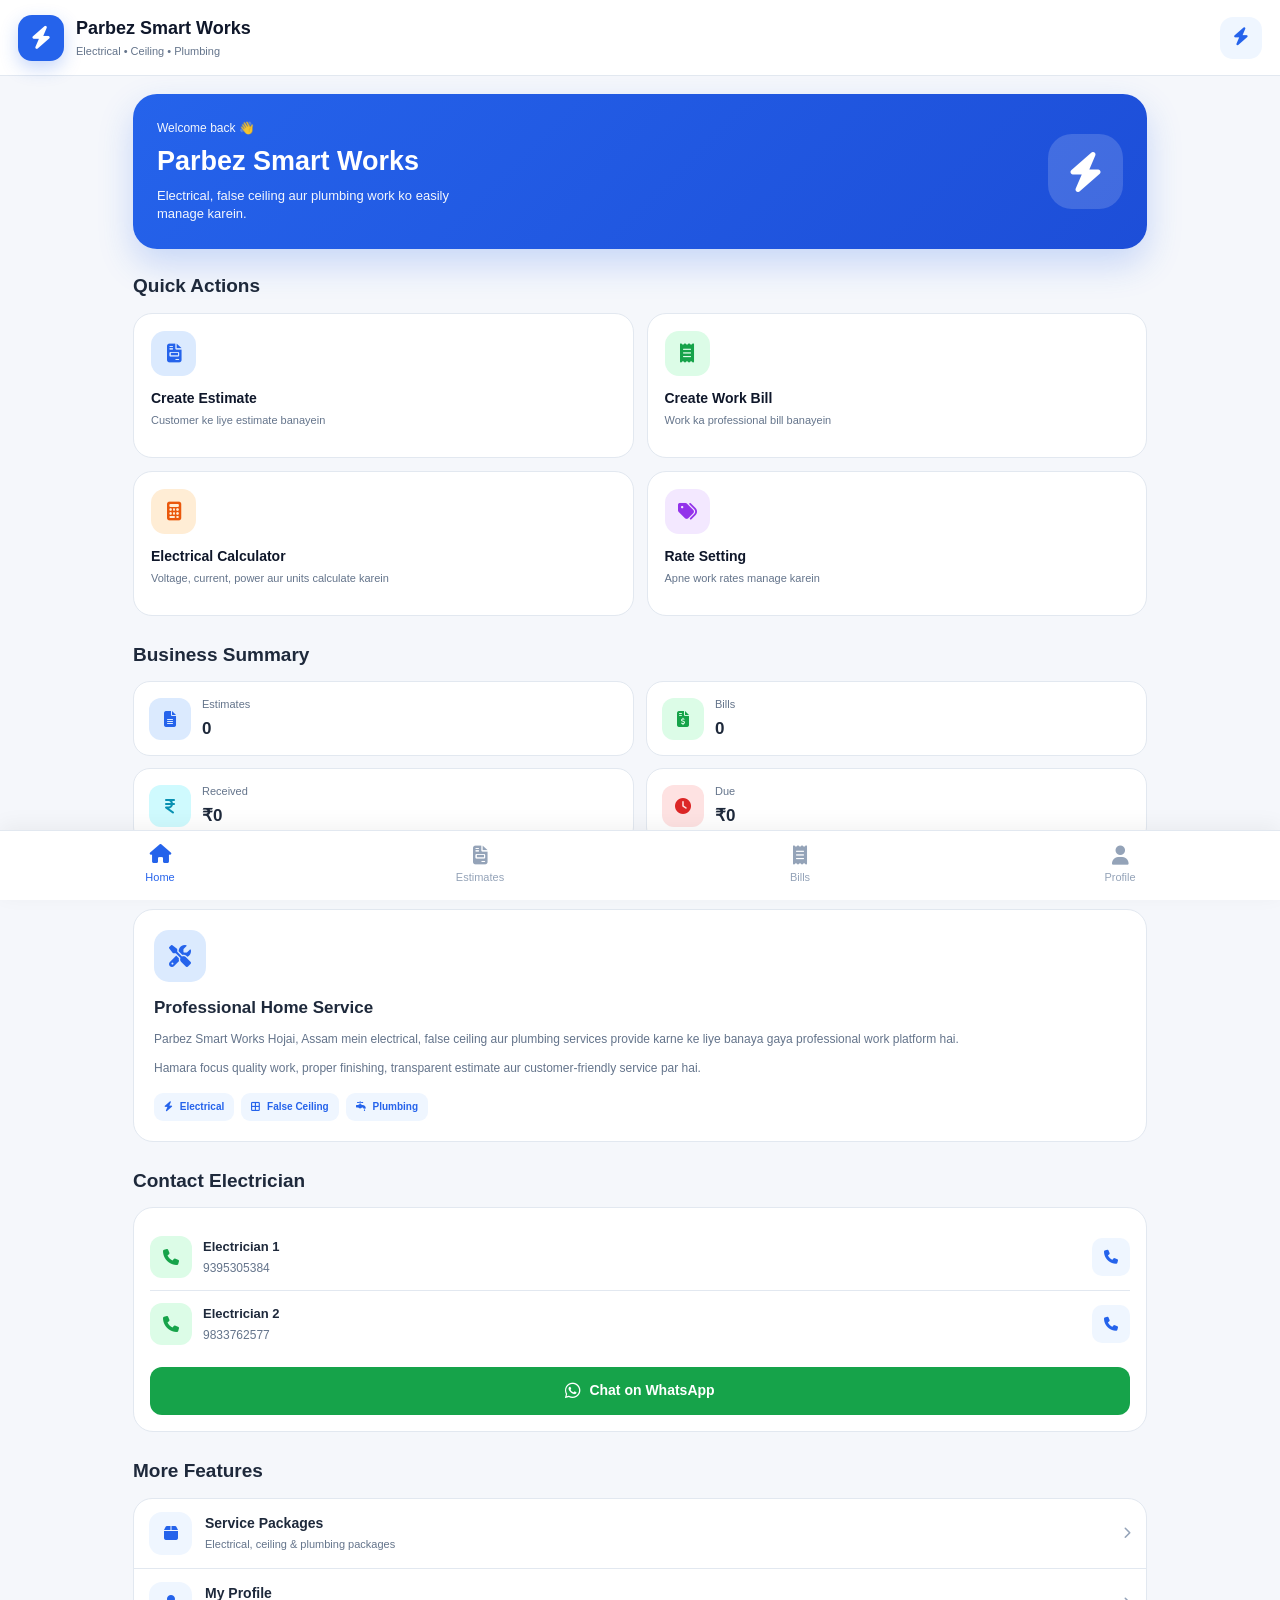
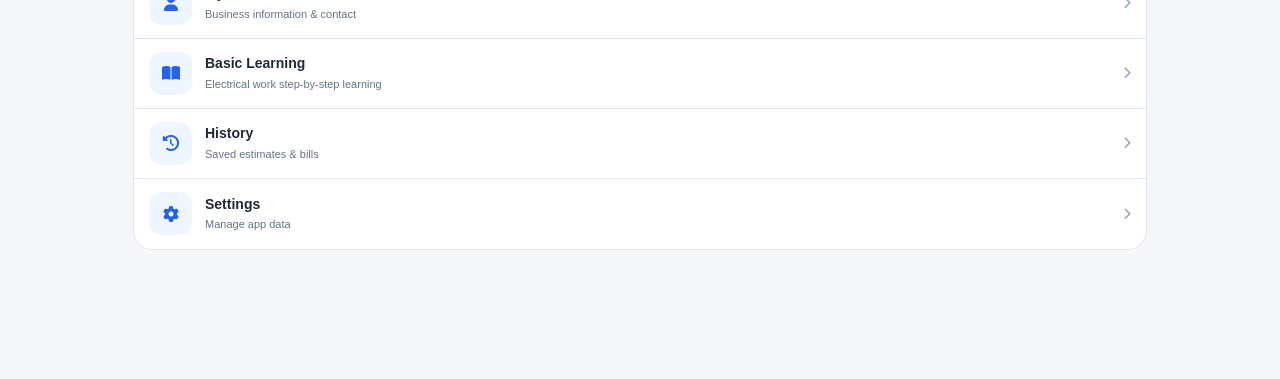
<file: index.html>
<!DOCTYPE html><html lang="en"><head>
  <meta charset="UTF-8">
  <meta name="viewport" content="width=device-width, initial-scale=1.0">
  <meta name="theme-color" content="#2563eb">  <title>Parbez Smart Works</title>  <link
    rel="stylesheet"
    href="https://cdnjs.cloudflare.com/ajax/libs/font-awesome/6.5.2/css/all.min.css"
  >  <link rel="stylesheet" href="style.css">
</head><body>  <!-- ================= TOP BAR ================= -->  <header class="topbar"><div class="brand">

  <div class="brand-logo">
    <i class="fa-solid fa-bolt"></i>
  </div>

  <div>
    <h1>Parbez Smart Works</h1>
    <p>Electrical • Ceiling • Plumbing</p>
  </div>

</div>

<button
  class="icon-button"
  type="button"
  onclick="showMessage('Parbez Smart Works')"
  aria-label="Parbez Smart Works">

  <i class="fa-solid fa-bolt"></i>

</button>

  </header>  <!-- ================= MAIN ================= -->  <main class="container"><!-- ================= WELCOME ================= -->

<section class="welcome">

  <div>

    <p class="small-text">
      Welcome back 👋
    </p>

    <h2>
      Parbez Smart Works
    </h2>

    <p>
      Electrical, false ceiling aur plumbing
      work ko easily manage karein.
    </p>

  </div>

  <div class="welcome-icon">
    <i class="fa-solid fa-bolt"></i>
  </div>

</section>


<!-- ================= QUICK ACTIONS ================= -->

<section>

  <div class="section-heading">
    <h2>Quick Actions</h2>
  </div>

  <div class="action-grid">


    <!-- ESTIMATE -->

    <a
      href="estimate.html"
      class="action-card blue">

      <div class="action-icon">
        <i class="fa-solid fa-file-invoice"></i>
      </div>

      <h3>
        Create Estimate
      </h3>

      <p>
        Customer ke liye estimate banayein
      </p>

    </a>


    <!-- BILL -->

    <a
      href="bill.html"
      class="action-card green">

      <div class="action-icon">
        <i class="fa-solid fa-receipt"></i>
      </div>

      <h3>
        Create Work Bill
      </h3>

      <p>
        Work ka professional bill banayein
      </p>

    </a>


    <!-- CALCULATOR -->

    <a
      href="calculator.html"
      class="action-card orange">

      <div class="action-icon">
        <i class="fa-solid fa-calculator"></i>
      </div>

      <h3>
        Electrical Calculator
      </h3>

      <p>
        Voltage, current, power aur units calculate karein
      </p>

    </a>


    <!-- RATES -->

    <a
      href="rates.html"
      class="action-card purple">

      <div class="action-icon">
        <i class="fa-solid fa-tags"></i>
      </div>

      <h3>
        Rate Setting
      </h3>

      <p>
        Apne work rates manage karein
      </p>

    </a>

  </div>

</section>


<!-- ================= BUSINESS SUMMARY ================= -->

<section>

  <div class="section-heading">
    <h2>Business Summary</h2>
  </div>

  <div class="summary-grid">


    <!-- ESTIMATES -->

    <div class="summary-card">

      <div class="summary-icon blue-bg">
        <i class="fa-solid fa-file-lines"></i>
      </div>

      <div>
        <span>Estimates</span>
        <strong id="estimateCount">0</strong>
      </div>

    </div>


    <!-- BILLS -->

    <div class="summary-card">

      <div class="summary-icon green-bg">
        <i class="fa-solid fa-file-invoice-dollar"></i>
      </div>

      <div>
        <span>Bills</span>
        <strong id="billCount">0</strong>
      </div>

    </div>


    <!-- RECEIVED -->

    <div class="summary-card">

      <div class="summary-icon cyan-bg">
        <i class="fa-solid fa-indian-rupee-sign"></i>
      </div>

      <div>
        <span>Received</span>
        <strong id="paidTotal">₹0</strong>
      </div>

    </div>


    <!-- DUE -->

    <div class="summary-card">

      <div class="summary-icon red-bg">
        <i class="fa-solid fa-clock"></i>
      </div>

      <div>
        <span>Due</span>
        <strong id="dueTotal">₹0</strong>
      </div>

    </div>

  </div>

</section>


<!-- ================= ABOUT ================= -->

<section>

  <div class="section-heading">
    <h2>About Parbez Smart Works</h2>
  </div>

  <div class="about-card">

    <div class="about-icon">
      <i class="fa-solid fa-screwdriver-wrench"></i>
    </div>

    <h3>
      Professional Home Service
    </h3>

    <p>
      Parbez Smart Works Hojai, Assam mein
      electrical, false ceiling aur plumbing
      services provide karne ke liye banaya gaya
      professional work platform hai.
    </p>

    <p>
      Hamara focus quality work, proper finishing,
      transparent estimate aur customer-friendly
      service par hai.
    </p>

    <div class="service-tags">

      <span>
        <i class="fa-solid fa-bolt"></i>
        Electrical
      </span>

      <span>
        <i class="fa-solid fa-border-all"></i>
        False Ceiling
      </span>

      <span>
        <i class="fa-solid fa-faucet-drip"></i>
        Plumbing
      </span>

    </div>

  </div>

</section>


<!-- ================= CONTACT ================= -->

<section>

  <div class="section-heading">
    <h2>Contact Electrician</h2>
  </div>

  <div class="contact-card">


    <!-- PHONE 1 -->

    <div class="contact-row">

      <div class="contact-icon">
        <i class="fa-solid fa-phone"></i>
      </div>

      <div class="contact-info">

        <strong>
          Electrician 1
        </strong>

        <span>
          9395305384
        </span>

      </div>

      <a
        href="tel:9395305384"
        class="call-btn"
        aria-label="Call 9395305384">

        <i class="fa-solid fa-phone"></i>

      </a>

    </div>


    <!-- PHONE 2 -->

    <div class="contact-row">

      <div class="contact-icon">
        <i class="fa-solid fa-phone"></i>
      </div>

      <div class="contact-info">

        <strong>
          Electrician 2
        </strong>

        <span>
          9833762577
        </span>

      </div>

      <a
        href="tel:9833762577"
        class="call-btn"
        aria-label="Call 9833762577">

        <i class="fa-solid fa-phone"></i>

      </a>

    </div>


    <!-- WHATSAPP -->

    <a
      href="https://wa.me/919395305384"
      target="_blank"
      rel="noopener"
      class="whatsapp-btn">

      <i class="fa-brands fa-whatsapp"></i>

      Chat on WhatsApp

    </a>

  </div>

</section>


<!-- ================= MORE FEATURES ================= -->

<section>

  <div class="section-heading">
    <h2>More Features</h2>
  </div>

  <div class="feature-list">


    <!-- PACKAGES -->

    <a href="packages.html">

      <div class="feature-left">

        <div class="feature-icon">
          <i class="fa-solid fa-box"></i>
        </div>

        <div>
          <strong>Service Packages</strong>
          <span>
            Electrical, ceiling & plumbing packages
          </span>
        </div>

      </div>

      <i class="fa-solid fa-chevron-right"></i>

    </a>


    <!-- PROFILE -->

    <a href="profile.html">

      <div class="feature-left">

        <div class="feature-icon">
          <i class="fa-solid fa-user"></i>
        </div>

        <div>
          <strong>My Profile</strong>
          <span>
            Business information & contact
          </span>
        </div>

      </div>

      <i class="fa-solid fa-chevron-right"></i>

    </a>


    <!-- LEARNING -->

    <a href="learning.html">

      <div class="feature-left">

        <div class="feature-icon">
          <i class="fa-solid fa-book-open"></i>
        </div>

        <div>
          <strong>Basic Learning</strong>
          <span>
            Electrical work step-by-step learning
          </span>
        </div>

      </div>

      <i class="fa-solid fa-chevron-right"></i>

    </a>


    <!-- HISTORY -->

    <a href="history.html">

      <div class="feature-left">

        <div class="feature-icon">
          <i class="fa-solid fa-clock-rotate-left"></i>
        </div>

        <div>
          <strong>History</strong>
          <span>
            Saved estimates & bills
          </span>
        </div>

      </div>

      <i class="fa-solid fa-chevron-right"></i>

    </a>


    <!-- SETTINGS -->

    <a href="settings.html">

      <div class="feature-left">

        <div class="feature-icon">
          <i class="fa-solid fa-gear"></i>
        </div>

        <div>
          <strong>Settings</strong>
          <span>
            Manage app data
          </span>
        </div>

      </div>

      <i class="fa-solid fa-chevron-right"></i>

    </a>

  </div>

</section>

  </main>  <!-- ================= BOTTOM NAV ================= -->  <nav class="bottom-nav"><a
  href="index.html"
  class="active">

  <i class="fa-solid fa-house"></i>
  <span>Home</span>

</a>


<a href="estimate.html">

  <i class="fa-solid fa-file-invoice"></i>
  <span>Estimates</span>

</a>


<a href="bill.html">

  <i class="fa-solid fa-receipt"></i>
  <span>Bills</span>

</a>


<a href="profile.html">

  <i class="fa-solid fa-user"></i>
  <span>Profile</span>

</a>

  </nav>  <!-- ================= JAVASCRIPT ================= -->  <script src="script.js"></script></body>
</html>
</file>
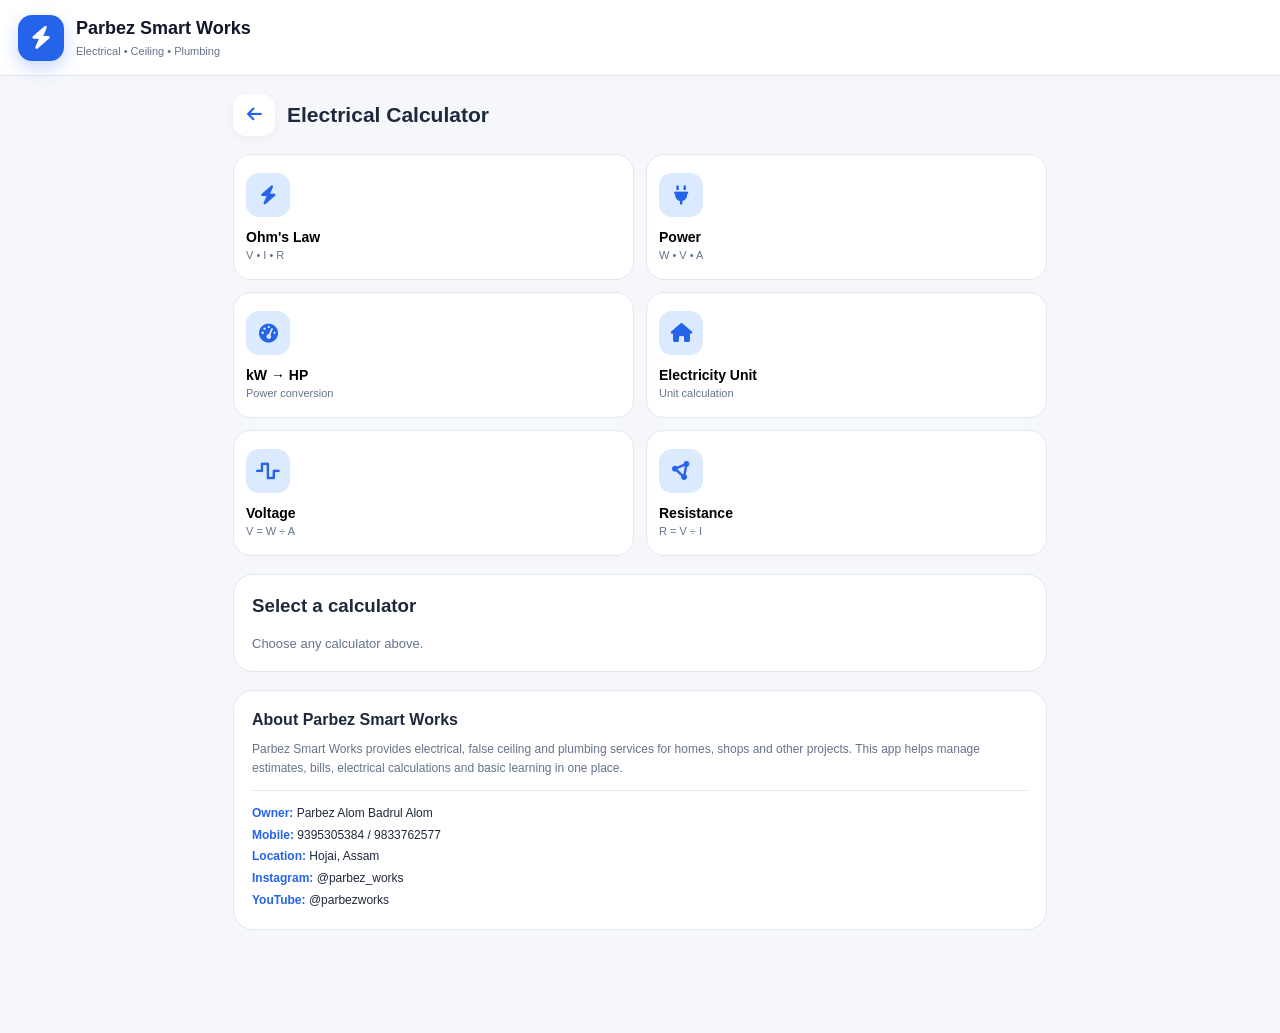
<file: calculator.html>
<!DOCTYPE html>  <html lang="en">  
<head>  <meta charset="UTF-8">  
<meta name="viewport" content="width=device-width, initial-scale=1.0">  
<meta name="theme-color" content="#2563eb">  <title>Electrical Calculator | Parbez Smart Works</title>  <link rel="stylesheet"  
href="https://cdnjs.cloudflare.com/ajax/libs/font-awesome/6.5.2/css/all.min.css">  <link rel="stylesheet" href="style.css">  <style>  
  
.page-container{  
  max-width:850px;  
  margin:auto;  
  padding:18px;  
}  
  
.page-title{  
  display:flex;  
  align-items:center;  
  gap:12px;  
  margin-bottom:18px;  
}  
  
.back-btn{  
  width:42px;  
  height:42px;  
  border:0;  
  border-radius:13px;  
  background:white;  
  color:#2563eb;  
  font-size:17px;  
  cursor:pointer;  
}  
  
.calc-menu{  
  display:grid;  
  grid-template-columns:repeat(2,1fr);  
  gap:12px;  
}  
  
.calc-menu button{  
  border:1px solid #e2e8f0;  
  background:white;  
  border-radius:18px;  
  padding:18px 12px;  
  cursor:pointer;  
  text-align:left;  
}  
  
.calc-menu i{  
  width:44px;  
  height:44px;  
  display:flex;  
  align-items:center;  
  justify-content:center;  
  border-radius:13px;  
  background:#dbeafe;  
  color:#2563eb;  
  margin-bottom:12px;  
  font-size:19px;  
}  
  
.calc-menu strong{  
  display:block;  
  font-size:14px;  
}  
  
.calc-menu span{  
  display:block;  
  color:#64748b;  
  font-size:11px;  
  margin-top:4px;  
}  
  
.calc-box{  
  margin-top:18px;  
  background:white;  
  border:1px solid #e2e8f0;  
  border-radius:20px;  
  padding:18px;  
}  
  
.calc-box h3{  
  margin-bottom:16px;  
}  
  
.calc-field{  
  margin-bottom:13px;  
}  
  
.calc-field label{  
  display:block;  
  font-size:12px;  
  font-weight:bold;  
  margin-bottom:6px;  
}  
  
.calc-field input{  
  width:100%;  
  padding:13px;  
  border:1px solid #dbe2ea;  
  border-radius:11px;  
  background:#f8fafc;  
  font-size:15px;  
  outline:none;  
}  
  
.calc-btn{  
  width:100%;  
  border:0;  
  padding:14px;  
  background:#2563eb;  
  color:white;  
  border-radius:11px;  
  font-weight:bold;  
  margin-top:5px;  
  cursor:pointer;  
}  
  
.result{  
  margin-top:16px;  
  padding:17px;  
  background:#eff6ff;  
  border-radius:14px;  
  text-align:center;  
}  
  
.result span{  
  display:block;  
  color:#64748b;  
  font-size:12px;  
}  
  
.result strong{  
  display:block;  
  color:#2563eb;  
  font-size:25px;  
  margin-top:5px;  
}  
  
.about-card{  
  margin-top:18px;  
  background:white;  
  border:1px solid #e2e8f0;  
  border-radius:20px;  
  padding:18px;  
}  
  
.about-card h3{  
  font-size:16px;  
  margin-bottom:8px;  
}  
  
.about-card p{  
  color:#64748b;  
  font-size:12px;  
  line-height:1.6;  
}  
  
.contact{  
  margin-top:12px;  
  padding-top:12px;  
  border-top:1px solid #e2e8f0;  
  font-size:12px;  
  line-height:1.8;  
}  
  
.contact strong{  
  color:#2563eb;  
}  
  
@media(max-width:450px){  
  
  .calc-menu{  
    grid-template-columns:1fr 1fr;  
  }  
  
}  
  
</style>  </head>  <body>  <header class="topbar">  <div class="brand">  <div class="brand-logo">  
<i class="fa-solid fa-bolt"></i>  
</div>  <div>  <h1>Parbez Smart Works</h1>  <p>  
Electrical • Ceiling • Plumbing  
</p>  </div>  </div>  </header>  <main class="page-container">  <div class="page-title">  <button class="back-btn"  
onclick="location.href='index.html'">

<i class="fa-solid fa-arrow-left"></i>

</button>  <h2>Electrical Calculator</h2>  </div>  <div class="calc-menu">  <button onclick="openCalc('ohm')">  <i class="fa-solid fa-bolt"></i>

<strong>Ohm's Law</strong>

<span>V • I • R</span>

</button>  <button onclick="openCalc('power')">  <i class="fa-solid fa-plug"></i>

<strong>Power</strong>

<span>W • V • A</span>

</button>  <button onclick="openCalc('hp')">  <i class="fa-solid fa-gauge-high"></i>

<strong>kW → HP</strong>

<span>Power conversion</span>

</button>  <button onclick="openCalc('unit')">  <i class="fa-solid fa-house"></i>

<strong>Electricity Unit</strong>

<span>Unit calculation</span>

</button>  <button onclick="openCalc('voltage')">  <i class="fa-solid fa-wave-square"></i>

<strong>Voltage</strong>

<span>V = W ÷ A</span>

</button>  <button onclick="openCalc('resistance')">  <i class="fa-solid fa-circle-nodes"></i>

<strong>Resistance</strong>

<span>R = V ÷ I</span>

</button>  </div>  <div id="calculatorBox"  
class="calc-box">  <h3>Select a calculator</h3>  <p style="color:#64748b;font-size:13px;">  Choose any calculator above.

</p>  </div>  <div class="about-card">  <h3>About Parbez Smart Works</h3>  <p>  Parbez Smart Works provides electrical,
false ceiling and plumbing services for
homes, shops and other projects.
This app helps manage estimates, bills,
electrical calculations and basic learning
in one place.

</p>  <div class="contact">  <strong>Owner:</strong>
Parbez Alom Badrul Alom
<br>

<strong>Mobile:</strong>
9395305384 / 9833762577
<br>

<strong>Location:</strong>
Hojai, Assam
<br>

<strong>Instagram:</strong>
@parbez_works
<br>

<strong>YouTube:</strong>
@parbezworks

</div>  </div>  </main>  <script>  
  
  
function openCalc(type){  
  
const box =  
document.getElementById("calculatorBox");  
  
  
if(type==="ohm"){  
  
box.innerHTML=`  
  
<h3>Ohm's Law — Current</h3>  
  
<div class="calc-field">  
  
<label>Voltage (V)</label>  
  
<input id="voltage"  
type="number"  
min="0"  
placeholder="Example: 230">  
  
</div>  
  
<div class="calc-field">  
  
<label>Resistance (Ω)</label>  
  
<input id="resistance"  
type="number"  
min="0"  
placeholder="Example: 10">  
  
</div>  
  
<button class="calc-btn"  
onclick="calculateOhm()">  
  
Calculate Current  
  
</button>  
  
<div id="calcResult"></div>  
  
`;  
  
}  
  
  
if(type==="power"){  
  
box.innerHTML=`  
  
<h3>Power Calculator</h3>  
  
<div class="calc-field">  
  
<label>Voltage (V)</label>  
  
<input id="powerVoltage"  
type="number"  
min="0"  
placeholder="Example: 230">  
  
</div>  
  
<div class="calc-field">  
  
<label>Current (A)</label>  
  
<input id="powerCurrent"  
type="number"  
min="0"  
placeholder="Example: 5">  
  
</div>  
  
<button class="calc-btn"  
onclick="calculatePower()">  
  
Calculate Power  
  
</button>  
  
<div id="calcResult"></div>  
  
`;  
  
}  
  
  
if(type==="hp"){  
  
box.innerHTML=`  
  
<h3>kW → HP</h3>  
  
<div class="calc-field">  
  
<label>Power (kW)</label>  
  
<input id="kw"  
type="number"  
min="0"  
placeholder="Example: 1.5">  
  
</div>  
  
<button class="calc-btn"  
onclick="calculateHP()">  
  
Convert  
  
</button>  
  
<div id="calcResult"></div>  
  
`;  
  
}  
  
  
if(type==="unit"){  
  
box.innerHTML=`  
  
<h3>Electricity Unit Calculator</h3>  
  
<div class="calc-field">  
  
<label>Power (Watt)</label>  
  
<input id="unitPower"  
type="number"  
min="0"  
placeholder="Example: 1000">  
  
</div>  
  
<div class="calc-field">  
  
<label>Usage Hours / Day</label>  
  
<input id="unitHours"  
type="number"  
min="0"  
placeholder="Example: 8">  
  
</div>  
  
<div class="calc-field">  
  
<label>Number of Days</label>  
  
<input id="unitDays"  
type="number"  
min="1"  
value="30">  
  
</div>  
  
<button class="calc-btn"  
onclick="calculateUnits()">  
  
Calculate Units  
  
</button>  
  
<div id="calcResult"></div>  
  
`;  
  
}  
  
  
if(type==="voltage"){  
  
box.innerHTML=`  
  
<h3>Voltage Calculator</h3>  
  
<div class="calc-field">  
  
<label>Power (W)</label>  
  
<input id="voltagePower"  
type="number"  
min="0"  
placeholder="Example: 1000">  
  
</div>  
  
<div class="calc-field">  
  
<label>Current (A)</label>  
  
<input id="voltageCurrent"  
type="number"  
min="0"  
placeholder="Example: 5">  
  
</div>  
  
<button class="calc-btn"  
onclick="calculateVoltage()">  
  
Calculate Voltage  
  
</button>  
  
<div id="calcResult"></div>  
  
`;  
  
}  
  
  
if(type==="resistance"){  
  
box.innerHTML=`  
  
<h3>Resistance Calculator</h3>  
  
<div class="calc-field">  
  
<label>Voltage (V)</label>  
  
<input id="resVoltage"  
type="number"  
min="0"  
placeholder="Example: 230">  
  
</div>  
  
<div class="calc-field">  
  
<label>Current (A)</label>  
  
<input id="resCurrent"  
type="number"  
min="0"  
placeholder="Example: 5">  
  
</div>  
  
<button class="calc-btn"  
onclick="calculateResistance()">  
  
Calculate Resistance  
  
</button>  
  
<div id="calcResult"></div>  
  
`;  
  
}  
  
}  
  
  
/* OHM */  
  
function calculateOhm(){  
  
const v =  
Number(document.getElementById("voltage").value);  
  
const r =  
Number(document.getElementById("resistance").value);  
  
  
if(v<=0 || r<=0){  
  
alert("Enter valid voltage and resistance.");  
  
return;  
  
}  
  
  
const current=v/r;  
  
  
showResult(  
"Current",  
current.toFixed(2)+" A"  
);  
  
}  
  
  
/* POWER */  
  
function calculatePower(){  
  
const v =  
Number(document.getElementById("powerVoltage").value);  
  
const a =  
Number(document.getElementById("powerCurrent").value);  
  
  
if(v<=0 || a<=0){  
  
alert("Enter valid voltage and current.");  
  
return;  
  
}  
  
  
const watts=v*a;  
  
  
showResult(  
"Power",  
watts.toFixed(2)+" W"  
);  
  
}  
  
  
/* HP */  
  
function calculateHP(){  
  
const kw =  
Number(document.getElementById("kw").value);  
  
  
if(kw<=0){  
  
alert("Enter valid kW value.");  
  
return;  
  
}  
  
  
const hp=kw*1.34102;  
  
  
showResult(  
"Horse Power",  
hp.toFixed(2)+" HP"  
);  
  
}  
  
  
/* UNITS */  
  
function calculateUnits(){  
  
const watt =  
Number(document.getElementById("unitPower").value);  
  
const hours =  
Number(document.getElementById("unitHours").value);  
  
const days =  
Number(document.getElementById("unitDays").value);  
  
  
if(watt<=0 || hours<=0 || days<=0){  
  
alert("Enter all valid values.");  
  
return;  
  
}  
  
  
const units =  
(watt*hours*days)/1000;  
  
  
showResult(  
"Estimated Electricity Consumption",  
units.toFixed(2)+" Units"  
);  
  
}  
  
  
/* VOLTAGE */  
  
function calculateVoltage(){  
  
const power =  
Number(document.getElementById("voltagePower").value);  
  
const current =  
Number(document.getElementById("voltageCurrent").value);  
  
  
if(power<=0 || current<=0){  
  
alert("Enter valid power and current.");  
  
return;  
  
}  
  
  
const voltage=power/current;  
  
  
showResult(  
"Voltage",  
voltage.toFixed(2)+" V"  
);  
  
}  
  
  
/* RESISTANCE */  
  
function calculateResistance(){  
  
const voltage =  
Number(document.getElementById("resVoltage").value);  
  
const current =  
Number(document.getElementById("resCurrent").value);  
  
  
if(voltage<=0 || current<=0){  
  
alert("Enter valid voltage and current.");  
  
return;  
  
}  
  
  
const resistance=voltage/current;  
  
  
showResult(  
"Resistance",  
resistance.toFixed(2)+" Ω"  
);  
  
}  
  
  
/* RESULT */  
  
function showResult(label,value){  
  
document.getElementById("calcResult").innerHTML=`  
  
<div class="result">  
  
<span>${label}</span>  
  
<strong>${value}</strong>  
  
</div>  
  
`;  
  
}  
  
</script>  </body>  
</html>
</file>
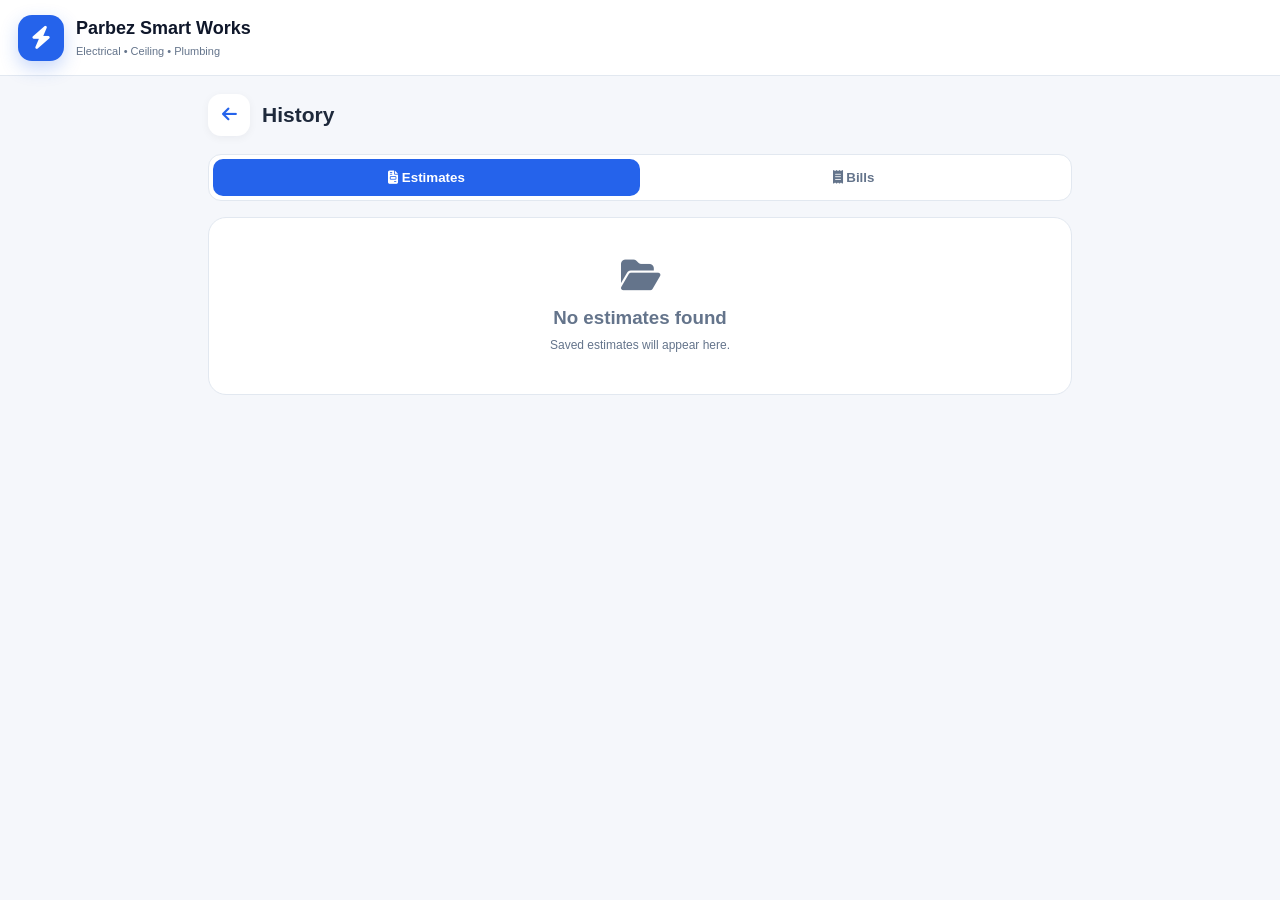
<file: history.html>
<!DOCTYPE html>
<html lang="en">
<head>

<meta charset="UTF-8">
<meta name="viewport" content="width=device-width, initial-scale=1.0">
<meta name="theme-color" content="#2563eb">

<title>History | Parbez Smart Works</title>

<link rel="stylesheet"
href="https://cdnjs.cloudflare.com/ajax/libs/font-awesome/6.5.2/css/all.min.css">

<link rel="stylesheet" href="style.css">

<style>

.page-container{
  max-width:900px;
  margin:auto;
  padding:18px;
}

.page-title{
  display:flex;
  align-items:center;
  gap:12px;
  margin-bottom:18px;
}

.back-btn{
  width:42px;
  height:42px;
  border:0;
  border-radius:13px;
  background:white;
  color:#2563eb;
  font-size:17px;
  cursor:pointer;
}

.tabs{
  display:flex;
  background:white;
  border:1px solid #e2e8f0;
  border-radius:13px;
  padding:4px;
  margin-bottom:16px;
}

.tabs button{
  flex:1;
  border:0;
  padding:11px;
  border-radius:10px;
  background:transparent;
  font-weight:bold;
  color:#64748b;
  cursor:pointer;
}

.tabs button.active{
  background:#2563eb;
  color:white;
}

.document-card{
  background:white;
  border:1px solid #e2e8f0;
  border-radius:17px;
  padding:16px;
  margin-bottom:12px;
}

.doc-top{
  display:flex;
  justify-content:space-between;
  gap:10px;
}

.doc-number{
  font-size:13px;
  font-weight:bold;
  color:#2563eb;
}

.doc-date{
  font-size:11px;
  color:#64748b;
}

.customer{
  font-size:16px;
  font-weight:bold;
  margin-top:10px;
}

.amount{
  font-size:19px;
  font-weight:bold;
  margin-top:5px;
}

.status{
  display:inline-block;
  margin-top:8px;
  padding:5px 9px;
  border-radius:8px;
  font-size:10px;
  font-weight:bold;
}

.paid{
  background:#dcfce7;
  color:#15803d;
}

.partial{
  background:#fef3c7;
  color:#b45309;
}

.unpaid{
  background:#fee2e2;
  color:#dc2626;
}

.estimate-status{
  background:#dbeafe;
  color:#2563eb;
}

.doc-actions{
  display:flex;
  gap:8px;
  margin-top:13px;
}

.doc-actions button{
  flex:1;
  border:0;
  padding:10px;
  border-radius:9px;
  font-size:12px;
  font-weight:bold;
  cursor:pointer;
}

.view{
  background:#eff6ff;
  color:#2563eb;
}

.delete{
  background:#fee2e2;
  color:#dc2626;
}

.empty{
  text-align:center;
  background:white;
  border:1px solid #e2e8f0;
  border-radius:18px;
  padding:40px 20px;
  color:#64748b;
}

.empty i{
  font-size:35px;
  margin-bottom:12px;
}

.modal{
  position:fixed;
  inset:0;
  background:rgba(15,23,42,.55);
  display:none;
  align-items:flex-end;
  justify-content:center;
  z-index:200;
  padding:15px;
}

.modal.show{
  display:flex;
}

.modal-box{
  width:100%;
  max-width:600px;
  max-height:85vh;
  overflow:auto;
  background:white;
  border-radius:22px;
  padding:20px;
}

.modal-header{
  display:flex;
  align-items:center;
  justify-content:space-between;
  margin-bottom:15px;
}

.close-btn{
  width:38px;
  height:38px;
  border:0;
  border-radius:10px;
  background:#fee2e2;
  color:#dc2626;
  cursor:pointer;
}

.detail-row{
  display:flex;
  justify-content:space-between;
  gap:15px;
  padding:10px 0;
  border-bottom:1px solid #e2e8f0;
  font-size:13px;
}

.detail-row span{
  color:#64748b;
}

.detail-row strong{
  text-align:right;
}

.item-table{
  margin-top:15px;
  border:1px solid #e2e8f0;
  border-radius:13px;
  overflow:hidden;
}

.item-row{
  display:grid;
  grid-template-columns:1fr 50px 85px;
  gap:5px;
  padding:10px;
  font-size:12px;
  border-bottom:1px solid #e2e8f0;
}

.item-row:last-child{
  border-bottom:0;
}

.item-row.header{
  background:#f8fafc;
  font-weight:bold;
}

.modal-total{
  margin-top:15px;
  background:#eff6ff;
  padding:15px;
  border-radius:13px;
  text-align:center;
}

.modal-total span{
  display:block;
  color:#64748b;
  font-size:12px;
}

.modal-total strong{
  display:block;
  color:#2563eb;
  font-size:23px;
  margin-top:4px;
}

@media(min-width:700px){
  .modal{
    align-items:center;
  }
}

</style>
</head>

<body>

<header class="topbar">

<div class="brand">

<div class="brand-logo">
<i class="fa-solid fa-bolt"></i>
</div>

<div>
<h1>Parbez Smart Works</h1>
<p>Electrical • Ceiling • Plumbing</p>
</div>

</div>

</header>


<main class="page-container">

<div class="page-title">

<button class="back-btn"
onclick="location.href='index.html'">

<i class="fa-solid fa-arrow-left"></i>

</button>

<h2>History</h2>

</div>


<div class="tabs">

<button id="estimateTab"
class="active"
onclick="showHistory('estimates')">

<i class="fa-solid fa-file-invoice"></i>
Estimates

</button>

<button id="billTab"
onclick="showHistory('bills')">

<i class="fa-solid fa-receipt"></i>
Bills

</button>

</div>


<div id="historyList"></div>

</main>


<!-- VIEW MODAL -->

<div id="viewModal" class="modal"
onclick="closeModalOutside(event)">

<div class="modal-box">

<div class="modal-header">

<h3 id="modalTitle">
Document Details
</h3>

<button class="close-btn"
onclick="closeModal()">

<i class="fa-solid fa-xmark"></i>

</button>

</div>

<div id="modalContent"></div>

</div>

</div>


<script>

let currentType="estimates";


function getData(type){

try{

if(type==="estimates"){

return JSON.parse(
localStorage.getItem("psw_estimates") || "[]"
);

}

return JSON.parse(
localStorage.getItem("psw_bills") || "[]"
);

}catch(error){

return [];

}

}


function showHistory(type){

currentType=type;

document
.getElementById("estimateTab")
.classList.toggle(
"active",
type==="estimates"
);

document
.getElementById("billTab")
.classList.toggle(
"active",
type==="bills"
);

renderHistory();

}


function renderHistory(){

const list=
document.getElementById("historyList");

const data=getData(currentType);


if(!data.length){

list.innerHTML=`

<div class="empty">

<i class="fa-solid fa-folder-open"></i>

<h3>No ${currentType} found</h3>

<p style="font-size:12px;margin-top:6px;">
Saved ${currentType} will appear here.
</p>

</div>

`;

return;

}


list.innerHTML=
data
.slice()
.reverse()
.map(doc=>{

const isBill=
currentType==="bills";

const number=
isBill
?doc.billNo
:doc.estimateNo;

const status=
isBill
?(doc.status || "Unpaid")
:"Estimate";


let statusClass="";

if(status==="Paid")
statusClass="paid";

else if(status==="Partial")
statusClass="partial";

else if(status==="Unpaid")
statusClass="unpaid";

else
statusClass="estimate-status";


return `

<div class="document-card">

<div class="doc-top">

<div class="doc-number">
${escapeHTML(number || "Document")}
</div>

<div class="doc-date">
${escapeHTML(doc.date || "")}
</div>

</div>


<div class="customer">
${escapeHTML(doc.customer || "Unknown Customer")}
</div>


<div class="amount">
₹${Number(doc.total || 0)
.toLocaleString("en-IN")}
</div>


<span class="status ${statusClass}">
${escapeHTML(status)}
</span>


<div class="doc-actions">

<button class="view"
onclick="viewDocument(${Number(doc.id)})">

<i class="fa-solid fa-eye"></i>
View

</button>


<button class="delete"
onclick="deleteDocument(${Number(doc.id)})">

<i class="fa-solid fa-trash"></i>
Delete

</button>

</div>

</div>

`;

})
.join("");

}


function viewDocument(id){

const data=getData(currentType);

const doc=data.find(
item=>Number(item.id)===Number(id)
);

if(!doc)return;


const modal=
document.getElementById("viewModal");

const content=
document.getElementById("modalContent");

const isBill=
currentType==="bills";

const number=
isBill
?doc.billNo
:doc.estimateNo;


document.getElementById("modalTitle")
.textContent=
isBill
?"Bill Details"
:"Estimate Details";


let itemsHTML="";


if(Array.isArray(doc.items) && doc.items.length){

itemsHTML=`

<div class="item-table">

<div class="item-row header">

<span>Work / Item</span>
<span>Qty</span>
<span>Amount</span>

</div>

${doc.items.map(item=>`

<div class="item-row">

<span>
${escapeHTML(item.name || "-")}
</span>

<span>
${Number(item.qty || 0)}
</span>

<span>
₹${Number(item.amount || 0)
.toLocaleString("en-IN")}
</span>

</div>

`).join("")}

</div>

`;

}


content.innerHTML=`

<div class="detail-row">
<span>Document No.</span>
<strong>${escapeHTML(number || "-")}</strong>
</div>

<div class="detail-row">
<span>Date</span>
<strong>${escapeHTML(doc.date || "-")}</strong>
</div>

<div class="detail-row">
<span>Customer</span>
<strong>${escapeHTML(doc.customer || "-")}</strong>
</div>

<div class="detail-row">
<span>Mobile</span>
<strong>${escapeHTML(doc.mobile || "-")}</strong>
</div>

<div class="detail-row">
<span>Address</span>
<strong>${escapeHTML(doc.address || "-")}</strong>
</div>

${itemsHTML}

${isBill ? `

<div class="detail-row">
<span>Labour</span>
<strong>
₹${Number(doc.labour || 0)
.toLocaleString("en-IN")}
</strong>
</div>

<div class="detail-row">
<span>Discount</span>
<strong>
₹${Number(doc.discount || 0)
.toLocaleString("en-IN")}
</strong>
</div>

<div class="detail-row">
<span>Paid</span>
<strong>
₹${Number(doc.paid || 0)
.toLocaleString("en-IN")}
</strong>
</div>

<div class="detail-row">
<span>Due</span>
<strong>
₹${Number(doc.due || 0)
.toLocaleString("en-IN")}
</strong>
</div>

<div class="detail-row">
<span>Status</span>
<strong>
${escapeHTML(doc.status || "-")}
</strong>
</div>

<div class="detail-row">
<span>Notes</span>
<strong>
${escapeHTML(doc.notes || "-")}
</strong>
</div>

` : `

<div class="detail-row">
<span>Labour</span>
<strong>
₹${Number(doc.labour || 0)
.toLocaleString("en-IN")}
</strong>
</div>

<div class="detail-row">
<span>Discount</span>
<strong>
₹${Number(doc.discount || 0)
.toLocaleString("en-IN")}
</strong>
</div>

`}

<div class="modal-total">

<span>Total Amount</span>

<strong>
₹${Number(doc.total || 0)
.toLocaleString("en-IN")}
</strong>

</div>

`;


modal.classList.add("show");

}


function closeModal(){

document
.getElementById("viewModal")
.classList.remove("show");

}


function closeModalOutside(event){

if(event.target.id==="viewModal"){

closeModal();

}

}


function deleteDocument(id){

if(!confirm(
"Delete this document permanently?"
))return;


let data=getData(currentType);

data=data.filter(
item=>Number(item.id)!==Number(id)
);


localStorage.setItem(

currentType==="bills"
?"psw_bills"
:"psw_estimates",

JSON.stringify(data)

);


renderHistory();

}


function escapeHTML(value){

return String(value ?? "")
.replace(/&/g,"&amp;")
.replace(/</g,"&lt;")
.replace(/>/g,"&gt;")
.replace(/"/g,"&quot;")
.replace(/'/g,"&#039;");

}


showHistory("estimates");

</script>

</body>
</html>
</file>
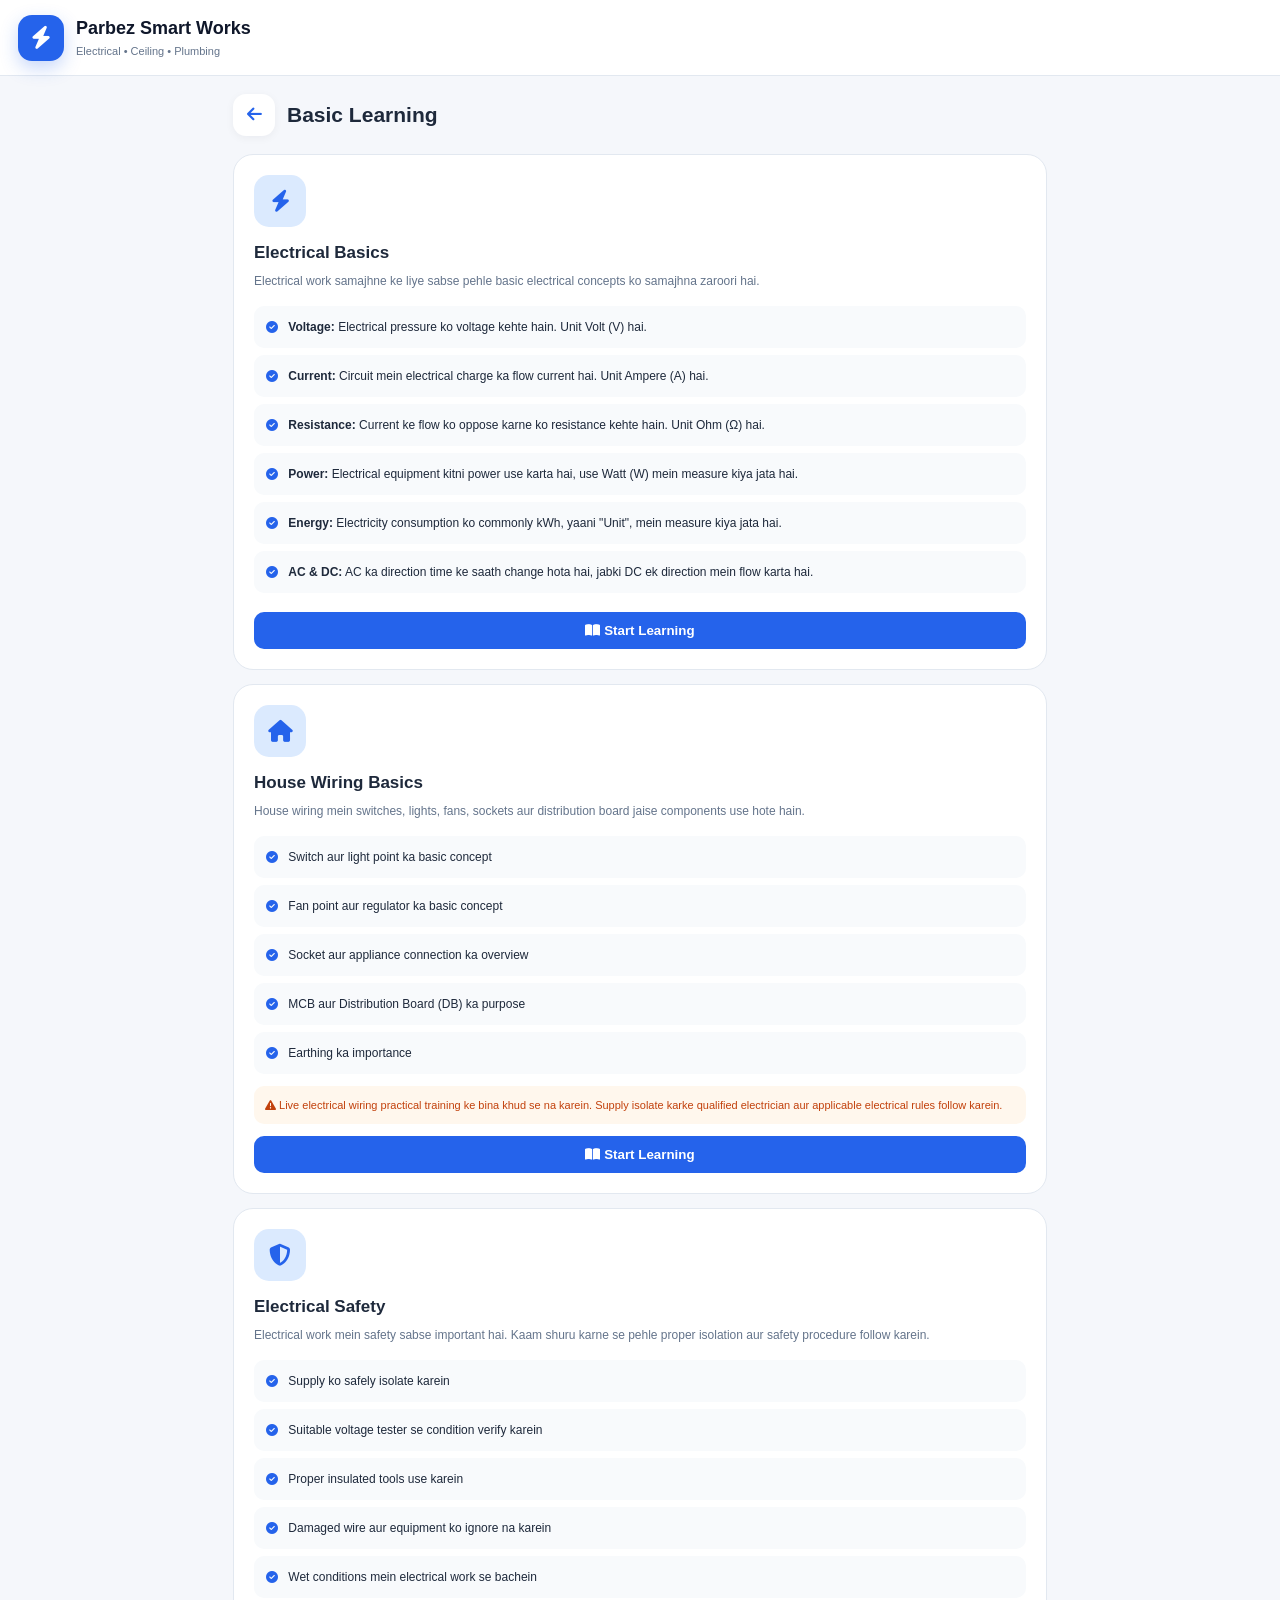
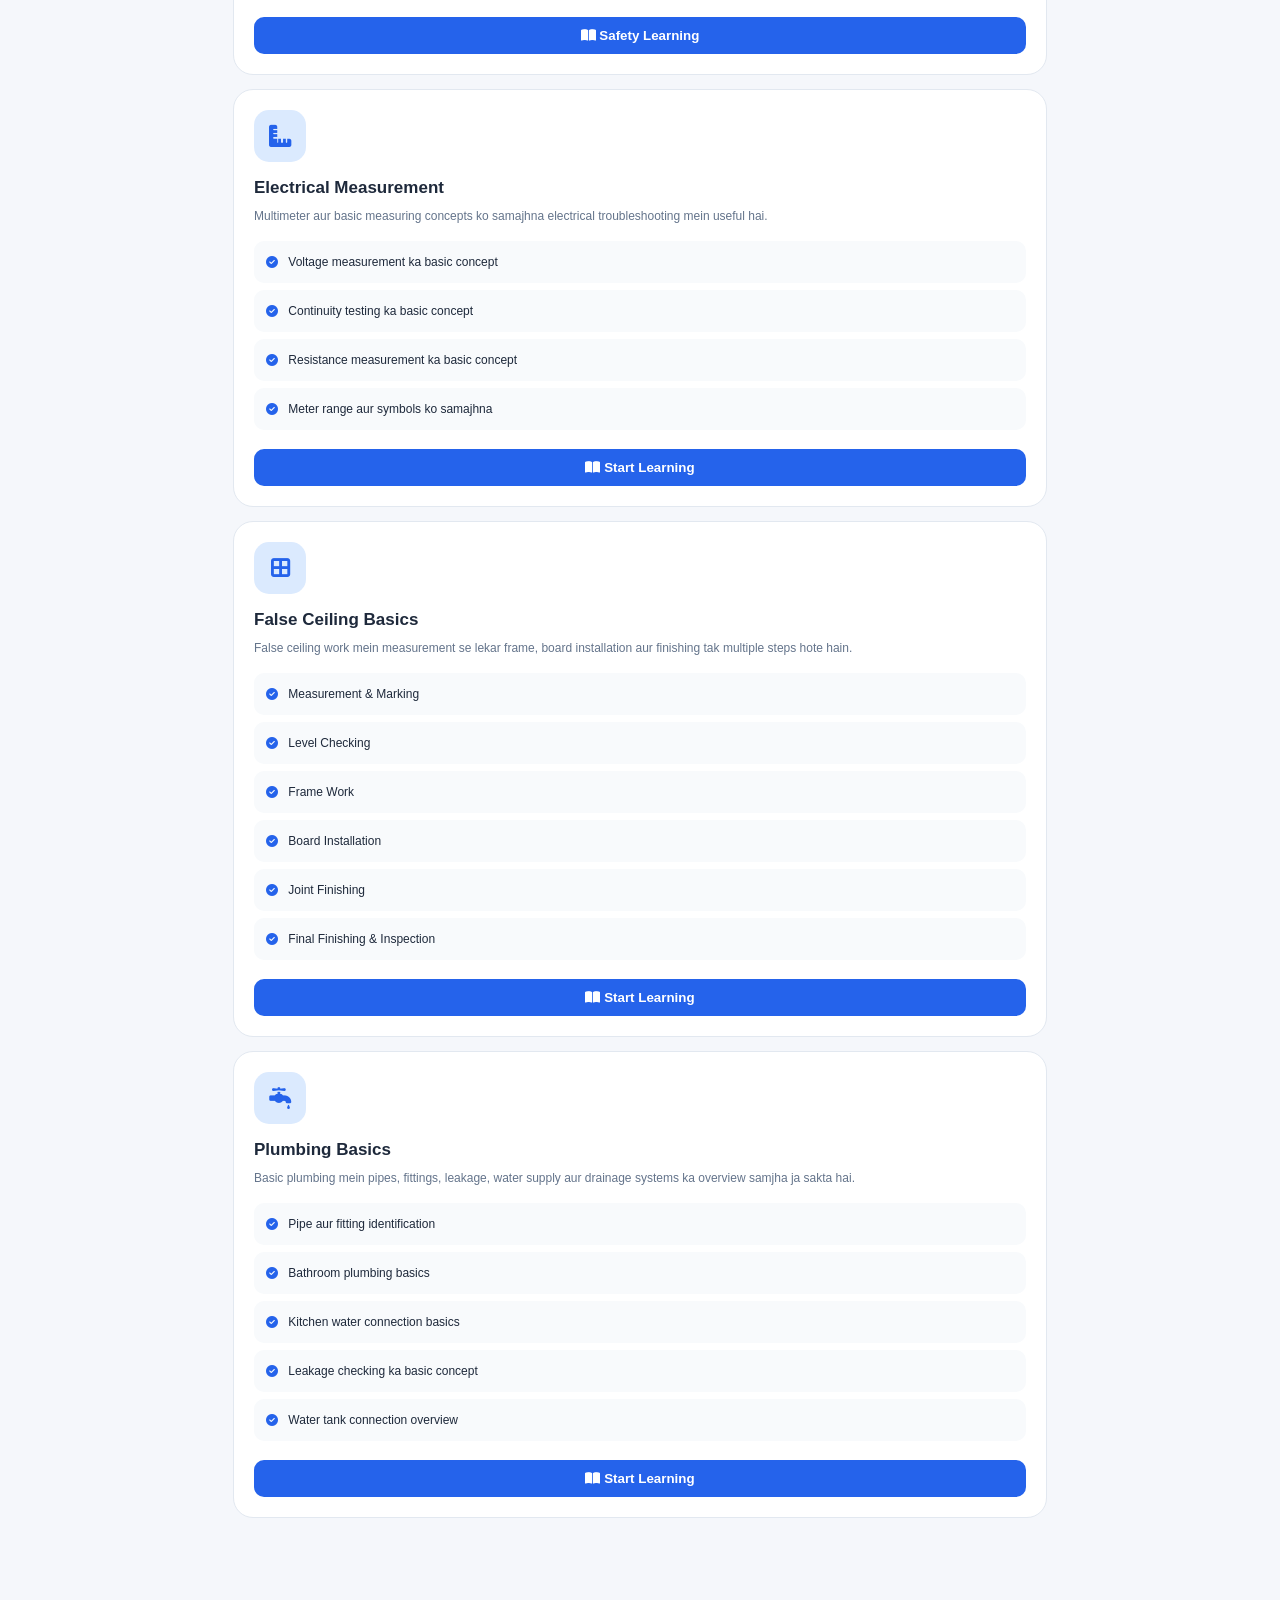
<file: learning.html>
<!DOCTYPE html>
<html lang="en">
<head>

<meta charset="UTF-8">
<meta name="viewport" content="width=device-width, initial-scale=1.0">
<meta name="theme-color" content="#2563eb">

<title>Learning | Parbez Smart Works</title>

<link rel="stylesheet"
href="https://cdnjs.cloudflare.com/ajax/libs/font-awesome/6.5.2/css/all.min.css">

<link rel="stylesheet" href="style.css">

<style>

.page-container{
  max-width:850px;
  margin:auto;
  padding:18px;
}

.page-title{
  display:flex;
  align-items:center;
  gap:12px;
  margin-bottom:18px;
}

.back-btn{
  width:42px;
  height:42px;
  border:0;
  border-radius:13px;
  background:white;
  color:#2563eb;
  font-size:17px;
  cursor:pointer;
}

.learning-card{
  background:white;
  border:1px solid #e2e8f0;
  border-radius:20px;
  padding:20px;
  margin-bottom:14px;
}

.learning-icon{
  width:52px;
  height:52px;
  display:flex;
  align-items:center;
  justify-content:center;
  border-radius:15px;
  background:#dbeafe;
  color:#2563eb;
  font-size:22px;
  margin-bottom:14px;
}

.learning-card h3{
  font-size:17px;
  margin-bottom:7px;
}

.learning-card p{
  color:#64748b;
  font-size:12px;
  line-height:1.6;
}

.lesson-list{
  margin-top:15px;
}

.lesson{
  padding:12px;
  background:#f8fafc;
  border-radius:10px;
  margin-bottom:7px;
  font-size:12px;
  line-height:1.5;
}

.lesson i{
  color:#2563eb;
  margin-right:7px;
}

.open-btn{
  width:100%;
  margin-top:12px;
  border:0;
  background:#2563eb;
  color:white;
  padding:11px 15px;
  border-radius:10px;
  font-weight:bold;
  cursor:pointer;
}

.warning{
  margin-top:12px;
  padding:11px;
  background:#fff7ed;
  color:#c2410c;
  border-radius:10px;
  font-size:11px;
  line-height:1.5;
}

</style>
</head>

<body>

<header class="topbar">

<div class="brand">

<div class="brand-logo">
<i class="fa-solid fa-bolt"></i>
</div>

<div>
<h1>Parbez Smart Works</h1>
<p>Electrical • Ceiling • Plumbing</p>
</div>

</div>

</header>


<main class="page-container">

<div class="page-title">

<button class="back-btn"
onclick="location.href='index.html'">

<i class="fa-solid fa-arrow-left"></i>

</button>

<h2>Basic Learning</h2>

</div>


<!-- ELECTRICAL BASICS -->

<div class="learning-card">

<div class="learning-icon">
<i class="fa-solid fa-bolt"></i>
</div>

<h3>Electrical Basics</h3>

<p>
Electrical work samajhne ke liye sabse pehle
basic electrical concepts ko samajhna zaroori hai.
</p>

<div class="lesson-list">

<div class="lesson">
<i class="fa-solid fa-circle-check"></i>
<strong>Voltage:</strong>
Electrical pressure ko voltage kehte hain.
Unit Volt (V) hai.
</div>

<div class="lesson">
<i class="fa-solid fa-circle-check"></i>
<strong>Current:</strong>
Circuit mein electrical charge ka flow current hai.
Unit Ampere (A) hai.
</div>

<div class="lesson">
<i class="fa-solid fa-circle-check"></i>
<strong>Resistance:</strong>
Current ke flow ko oppose karne ko resistance kehte hain.
Unit Ohm (Ω) hai.
</div>

<div class="lesson">
<i class="fa-solid fa-circle-check"></i>
<strong>Power:</strong>
Electrical equipment kitni power use karta hai,
use Watt (W) mein measure kiya jata hai.
</div>

<div class="lesson">
<i class="fa-solid fa-circle-check"></i>
<strong>Energy:</strong>
Electricity consumption ko commonly kWh,
yaani "Unit", mein measure kiya jata hai.
</div>

<div class="lesson">
<i class="fa-solid fa-circle-check"></i>
<strong>AC & DC:</strong>
AC ka direction time ke saath change hota hai,
jabki DC ek direction mein flow karta hai.
</div>

</div>

<button class="open-btn"
onclick="openLesson('Electrical Basics')">

<i class="fa-solid fa-book-open"></i>
 Start Learning

</button>

</div>


<!-- HOUSE WIRING -->

<div class="learning-card">

<div class="learning-icon">
<i class="fa-solid fa-house"></i>
</div>

<h3>House Wiring Basics</h3>

<p>
House wiring mein switches, lights, fans,
sockets aur distribution board jaise components
use hote hain.
</p>

<div class="lesson-list">

<div class="lesson">
<i class="fa-solid fa-circle-check"></i>
Switch aur light point ka basic concept
</div>

<div class="lesson">
<i class="fa-solid fa-circle-check"></i>
Fan point aur regulator ka basic concept
</div>

<div class="lesson">
<i class="fa-solid fa-circle-check"></i>
Socket aur appliance connection ka overview
</div>

<div class="lesson">
<i class="fa-solid fa-circle-check"></i>
MCB aur Distribution Board (DB) ka purpose
</div>

<div class="lesson">
<i class="fa-solid fa-circle-check"></i>
Earthing ka importance
</div>

</div>

<div class="warning">
<i class="fa-solid fa-triangle-exclamation"></i>
Live electrical wiring practical training ke bina
khud se na karein. Supply isolate karke qualified
electrician aur applicable electrical rules follow karein.
</div>

<button class="open-btn"
onclick="openLesson('House Wiring Basics')">

<i class="fa-solid fa-book-open"></i>
 Start Learning

</button>

</div>


<!-- ELECTRICAL SAFETY -->

<div class="learning-card">

<div class="learning-icon">
<i class="fa-solid fa-shield-halved"></i>
</div>

<h3>Electrical Safety</h3>

<p>
Electrical work mein safety sabse important hai.
Kaam shuru karne se pehle proper isolation aur
safety procedure follow karein.
</p>

<div class="lesson-list">

<div class="lesson">
<i class="fa-solid fa-circle-check"></i>
Supply ko safely isolate karein
</div>

<div class="lesson">
<i class="fa-solid fa-circle-check"></i>
Suitable voltage tester se condition verify karein
</div>

<div class="lesson">
<i class="fa-solid fa-circle-check"></i>
Proper insulated tools use karein
</div>

<div class="lesson">
<i class="fa-solid fa-circle-check"></i>
Damaged wire aur equipment ko ignore na karein
</div>

<div class="lesson">
<i class="fa-solid fa-circle-check"></i>
Wet conditions mein electrical work se bachein
</div>

</div>

<button class="open-btn"
onclick="openLesson('Electrical Safety')">

<i class="fa-solid fa-book-open"></i>
 Safety Learning

</button>

</div>


<!-- MEASUREMENT -->

<div class="learning-card">

<div class="learning-icon">
<i class="fa-solid fa-ruler-combined"></i>
</div>

<h3>Electrical Measurement</h3>

<p>
Multimeter aur basic measuring concepts ko
samajhna electrical troubleshooting mein useful hai.
</p>

<div class="lesson-list">

<div class="lesson">
<i class="fa-solid fa-circle-check"></i>
Voltage measurement ka basic concept
</div>

<div class="lesson">
<i class="fa-solid fa-circle-check"></i>
Continuity testing ka basic concept
</div>

<div class="lesson">
<i class="fa-solid fa-circle-check"></i>
Resistance measurement ka basic concept
</div>

<div class="lesson">
<i class="fa-solid fa-circle-check"></i>
Meter range aur symbols ko samajhna
</div>

</div>

<button class="open-btn"
onclick="openLesson('Electrical Measurement')">

<i class="fa-solid fa-book-open"></i>
 Start Learning

</button>

</div>


<!-- FALSE CEILING -->

<div class="learning-card">

<div class="learning-icon">
<i class="fa-solid fa-border-all"></i>
</div>

<h3>False Ceiling Basics</h3>

<p>
False ceiling work mein measurement se lekar
frame, board installation aur finishing tak
multiple steps hote hain.
</p>

<div class="lesson-list">

<div class="lesson">
<i class="fa-solid fa-circle-check"></i>
Measurement & Marking
</div>

<div class="lesson">
<i class="fa-solid fa-circle-check"></i>
Level Checking
</div>

<div class="lesson">
<i class="fa-solid fa-circle-check"></i>
Frame Work
</div>

<div class="lesson">
<i class="fa-solid fa-circle-check"></i>
Board Installation
</div>

<div class="lesson">
<i class="fa-solid fa-circle-check"></i>
Joint Finishing
</div>

<div class="lesson">
<i class="fa-solid fa-circle-check"></i>
Final Finishing & Inspection
</div>

</div>

<button class="open-btn"
onclick="openLesson('False Ceiling Basics')">

<i class="fa-solid fa-book-open"></i>
 Start Learning

</button>

</div>


<!-- PLUMBING -->

<div class="learning-card">

<div class="learning-icon">
<i class="fa-solid fa-faucet-drip"></i>
</div>

<h3>Plumbing Basics</h3>

<p>
Basic plumbing mein pipes, fittings, leakage,
water supply aur drainage systems ka overview
samjha ja sakta hai.
</p>

<div class="lesson-list">

<div class="lesson">
<i class="fa-solid fa-circle-check"></i>
Pipe aur fitting identification
</div>

<div class="lesson">
<i class="fa-solid fa-circle-check"></i>
Bathroom plumbing basics
</div>

<div class="lesson">
<i class="fa-solid fa-circle-check"></i>
Kitchen water connection basics
</div>

<div class="lesson">
<i class="fa-solid fa-circle-check"></i>
Leakage checking ka basic concept
</div>

<div class="lesson">
<i class="fa-solid fa-circle-check"></i>
Water tank connection overview
</div>

</div>

<button class="open-btn"
onclick="openLesson('Plumbing Basics')">

<i class="fa-solid fa-book-open"></i>
 Start Learning

</button>

</div>

</main>


<script>

function openLesson(name){

localStorage.setItem(
"psw_current_lesson",
name
);

alert(
name +
"\n\nLesson section selected."
);

}

</script>

</body>
</html>
</file>
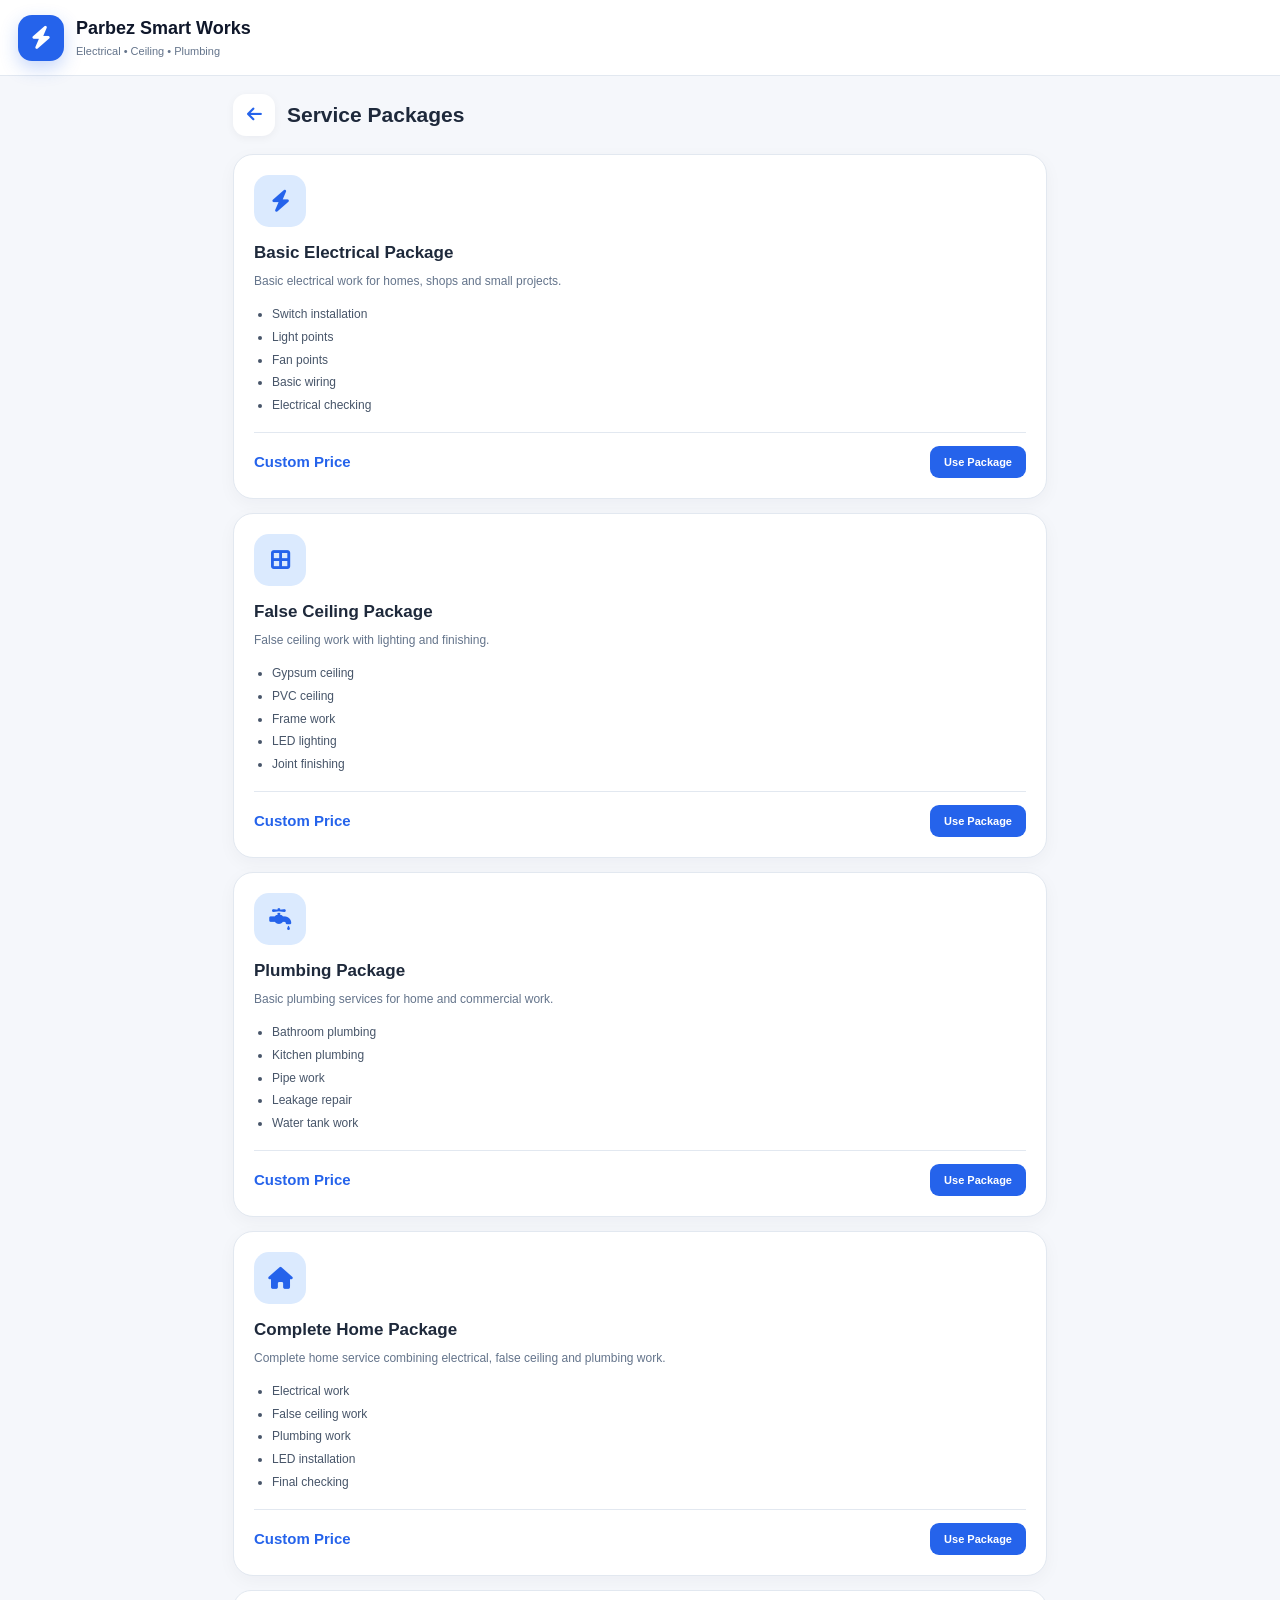
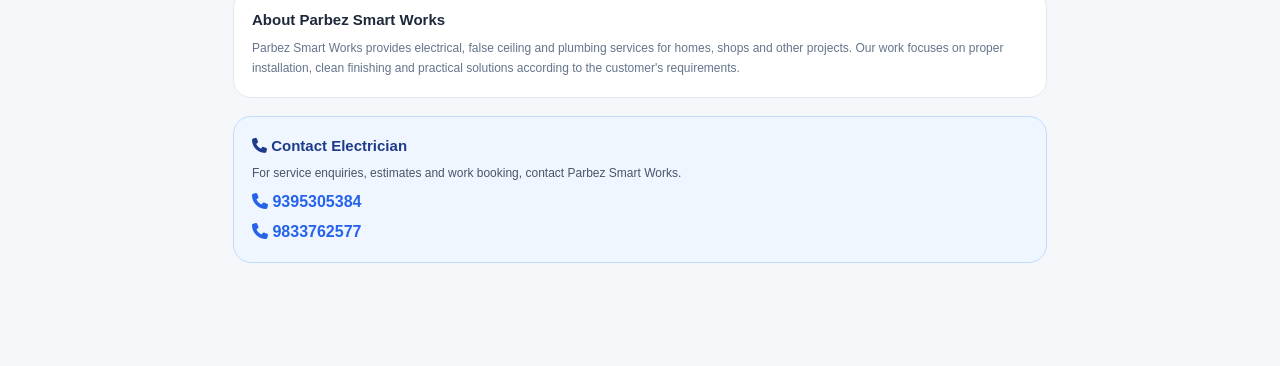
<file: packages.html>
<!DOCTYPE html>
<html lang="en">
<head>

<meta charset="UTF-8">
<meta name="viewport" content="width=device-width, initial-scale=1.0">
<meta name="theme-color" content="#2563eb">

<title>Packages | Parbez Smart Works</title>

<link rel="stylesheet"
href="https://cdnjs.cloudflare.com/ajax/libs/font-awesome/6.5.2/css/all.min.css">

<link rel="stylesheet" href="style.css">

<style>

.page-container{
  max-width:850px;
  margin:auto;
  padding:18px;
}

.page-title{
  display:flex;
  align-items:center;
  gap:12px;
  margin-bottom:18px;
}

.back-btn{
  width:42px;
  height:42px;
  border:0;
  border-radius:13px;
  background:white;
  color:#2563eb;
  font-size:17px;
  cursor:pointer;
}

.package{
  background:white;
  border:1px solid #e2e8f0;
  border-radius:20px;
  padding:20px;
  margin-bottom:14px;
  box-shadow:0 5px 18px rgba(15,23,42,.04);
}

.package-icon{
  width:52px;
  height:52px;
  border-radius:15px;
  display:flex;
  align-items:center;
  justify-content:center;
  background:#dbeafe;
  color:#2563eb;
  font-size:22px;
  margin-bottom:14px;
}

.package h3{
  font-size:17px;
  margin-bottom:7px;
}

.package p{
  color:#64748b;
  font-size:12px;
  line-height:1.6;
}

.package ul{
  margin-top:12px;
  padding-left:18px;
  color:#475569;
  font-size:12px;
  line-height:1.9;
}

.package-price{
  margin-top:15px;
  padding-top:13px;
  border-top:1px solid #e2e8f0;
  display:flex;
  justify-content:space-between;
  align-items:center;
  gap:10px;
}

.package-price strong{
  color:#2563eb;
  font-size:15px;
}

.package-price button{
  border:0;
  background:#2563eb;
  color:white;
  padding:10px 14px;
  border-radius:9px;
  font-size:11px;
  font-weight:bold;
  cursor:pointer;
}

.contact-box{
  background:#eff6ff;
  border:1px solid #bfdbfe;
  border-radius:18px;
  padding:18px;
  margin-top:18px;
}

.contact-box h3{
  font-size:15px;
  color:#1e3a8a;
  margin-bottom:8px;
}

.contact-box p{
  font-size:12px;
  color:#475569;
  line-height:1.6;
}

.contact-number{
  display:block;
  margin-top:8px;
  color:#2563eb;
  font-weight:bold;
}

.about-box{
  background:white;
  border:1px solid #e2e8f0;
  border-radius:18px;
  padding:18px;
  margin-top:14px;
}

.about-box h3{
  font-size:15px;
  margin-bottom:8px;
}

.about-box p{
  color:#64748b;
  font-size:12px;
  line-height:1.7;
}

</style>

</head>

<body>

<header class="topbar">

<div class="brand">

<div class="brand-logo">
<i class="fa-solid fa-bolt"></i>
</div>

<div>
<h1>Parbez Smart Works</h1>
<p>Electrical • Ceiling • Plumbing</p>
</div>

</div>

</header>


<main class="page-container">


<div class="page-title">

<button class="back-btn"
onclick="location.href='index.html'">

<i class="fa-solid fa-arrow-left"></i>

</button>

<h2>Service Packages</h2>

</div>


<!-- ELECTRICAL -->

<div class="package">

<div class="package-icon">
<i class="fa-solid fa-bolt"></i>
</div>

<h3>Basic Electrical Package</h3>

<p>
Basic electrical work for homes, shops and small projects.
</p>

<ul>
<li>Switch installation</li>
<li>Light points</li>
<li>Fan points</li>
<li>Basic wiring</li>
<li>Electrical checking</li>
</ul>

<div class="package-price">

<strong>Custom Price</strong>

<button onclick="usePackage('Basic Electrical Package')">
Use Package
</button>

</div>

</div>


<!-- CEILING -->

<div class="package">

<div class="package-icon">
<i class="fa-solid fa-border-all"></i>
</div>

<h3>False Ceiling Package</h3>

<p>
False ceiling work with lighting and finishing.
</p>

<ul>
<li>Gypsum ceiling</li>
<li>PVC ceiling</li>
<li>Frame work</li>
<li>LED lighting</li>
<li>Joint finishing</li>
</ul>

<div class="package-price">

<strong>Custom Price</strong>

<button onclick="usePackage('False Ceiling Package')">
Use Package
</button>

</div>

</div>


<!-- PLUMBING -->

<div class="package">

<div class="package-icon">
<i class="fa-solid fa-faucet-drip"></i>
</div>

<h3>Plumbing Package</h3>

<p>
Basic plumbing services for home and commercial work.
</p>

<ul>
<li>Bathroom plumbing</li>
<li>Kitchen plumbing</li>
<li>Pipe work</li>
<li>Leakage repair</li>
<li>Water tank work</li>
</ul>

<div class="package-price">

<strong>Custom Price</strong>

<button onclick="usePackage('Plumbing Package')">
Use Package
</button>

</div>

</div>


<!-- COMPLETE HOME -->

<div class="package">

<div class="package-icon">
<i class="fa-solid fa-house"></i>
</div>

<h3>Complete Home Package</h3>

<p>
Complete home service combining electrical,
false ceiling and plumbing work.
</p>

<ul>
<li>Electrical work</li>
<li>False ceiling work</li>
<li>Plumbing work</li>
<li>LED installation</li>
<li>Final checking</li>
</ul>

<div class="package-price">

<strong>Custom Price</strong>

<button onclick="usePackage('Complete Home Package')">
Use Package
</button>

</div>

</div>


<!-- ABOUT -->

<div class="about-box">

<h3>About Parbez Smart Works</h3>

<p>
Parbez Smart Works provides electrical, false ceiling
and plumbing services for homes, shops and other
projects. Our work focuses on proper installation,
clean finishing and practical solutions according to
the customer's requirements.
</p>

</div>


<!-- CONTACT -->

<div class="contact-box">

<h3>
<i class="fa-solid fa-phone"></i>
Contact Electrician
</h3>

<p>
For service enquiries, estimates and work booking,
contact Parbez Smart Works.
</p>

<span class="contact-number">
<i class="fa-solid fa-phone"></i>
9395305384
</span>

<span class="contact-number">
<i class="fa-solid fa-phone"></i>
9833762577
</span>

</div>


</main>


<script>

function usePackage(name){

localStorage.setItem(
"psw_selected_package",
name
);

alert(
name +
"\n\nPackage selected successfully."
);

location.href="estimate.html";

}

</script>

</body>
</html>
</file>
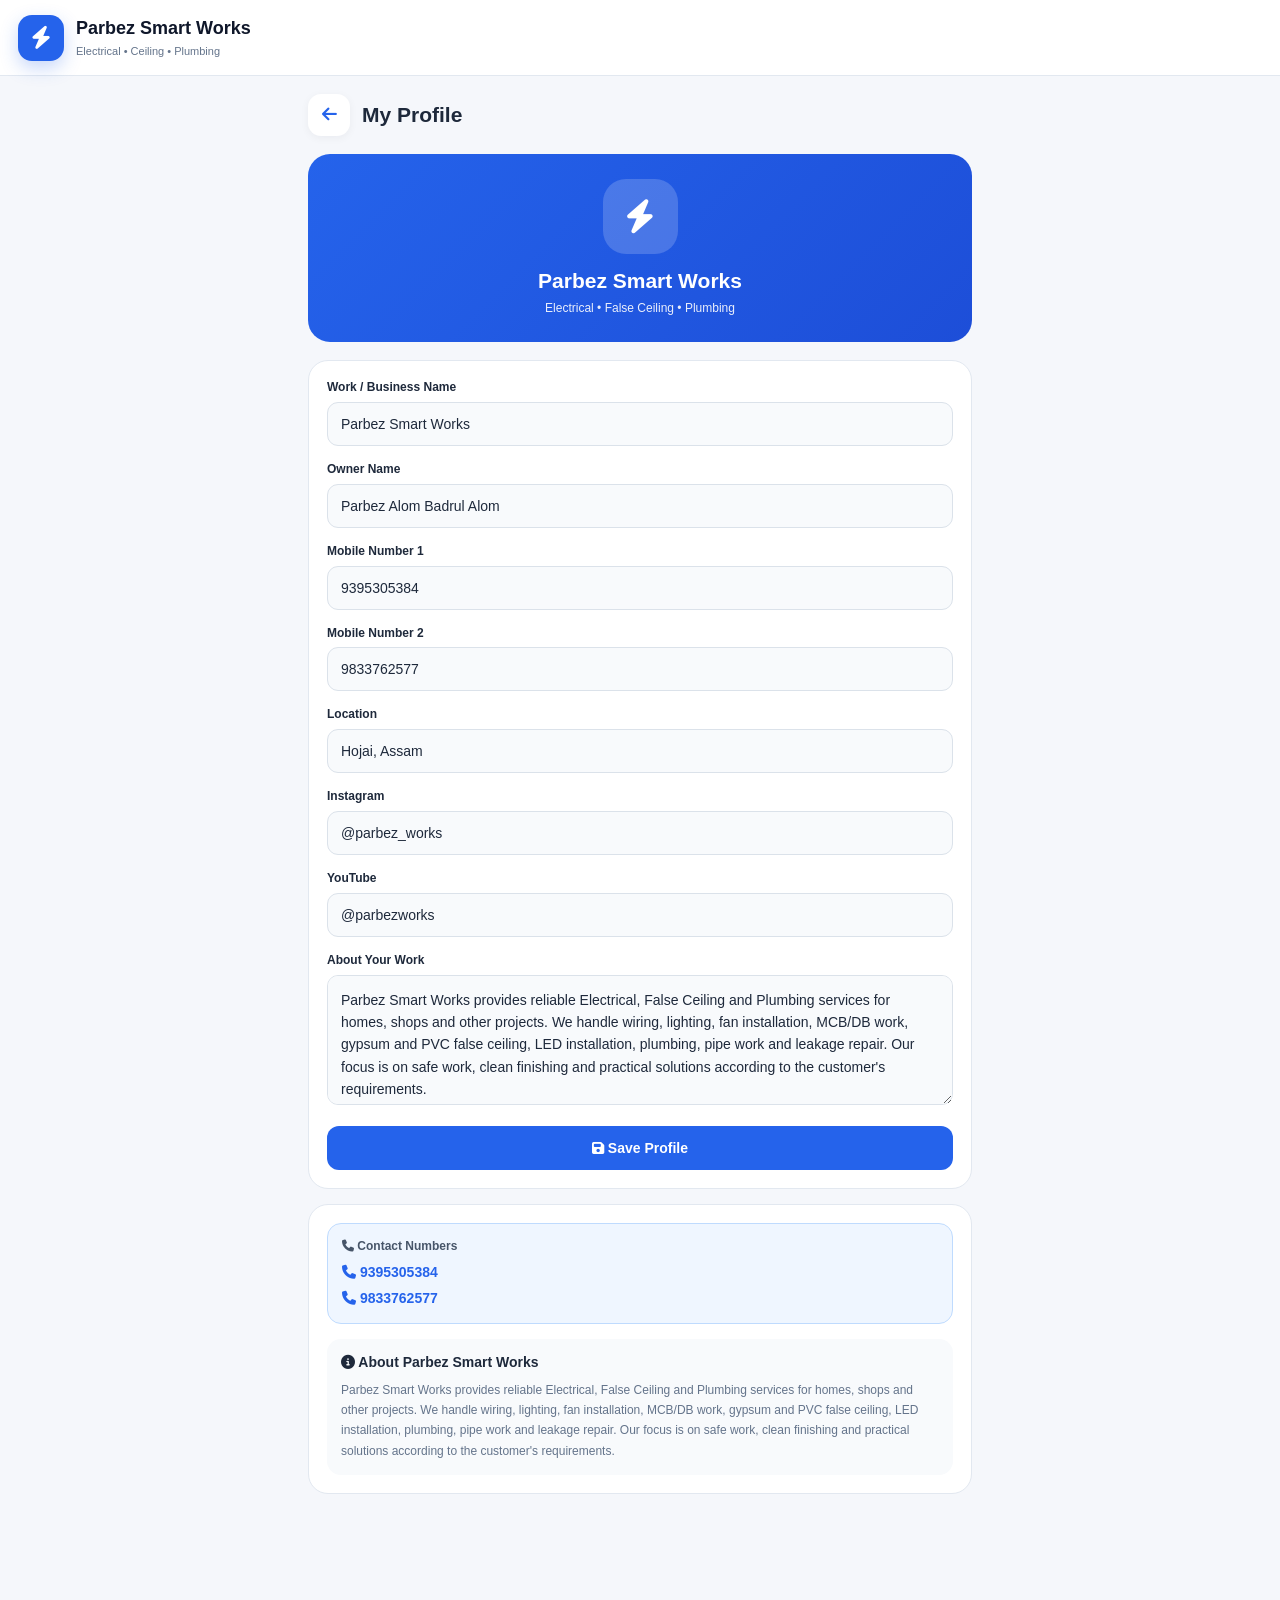
<file: profile.html>
<!DOCTYPE html>
<html lang="en">
<head>

<meta charset="UTF-8">
<meta name="viewport" content="width=device-width, initial-scale=1.0">
<meta name="theme-color" content="#2563eb">

<title>My Profile | Parbez Smart Works</title>

<link rel="stylesheet"
href="https://cdnjs.cloudflare.com/ajax/libs/font-awesome/6.5.2/css/all.min.css">

<link rel="stylesheet" href="style.css">

<style>

.page-container{
  max-width:700px;
  margin:auto;
  padding:18px;
}

.page-title{
  display:flex;
  align-items:center;
  gap:12px;
  margin-bottom:18px;
}

.back-btn{
  width:42px;
  height:42px;
  border:0;
  border-radius:13px;
  background:white;
  color:#2563eb;
  font-size:17px;
  cursor:pointer;
}

.profile-header{
  background:linear-gradient(135deg,#2563eb,#1d4ed8);
  color:white;
  border-radius:22px;
  padding:25px;
  text-align:center;
  margin-bottom:18px;
}

.profile-logo{
  width:75px;
  height:75px;
  margin:auto;
  border-radius:23px;
  background:rgba(255,255,255,.18);
  display:flex;
  align-items:center;
  justify-content:center;
  font-size:34px;
}

.profile-header h2{
  margin-top:12px;
  font-size:21px;
}

.profile-header p{
  margin-top:5px;
  font-size:12px;
  opacity:.9;
}

.form-card{
  background:white;
  border:1px solid #e2e8f0;
  border-radius:20px;
  padding:18px;
  margin-bottom:15px;
}

.field{
  margin-bottom:15px;
}

.field label{
  display:block;
  font-size:12px;
  font-weight:bold;
  margin-bottom:6px;
}

.field input,
.field textarea{
  width:100%;
  padding:13px;
  border:1px solid #dbe2ea;
  border-radius:11px;
  background:#f8fafc;
  outline:none;
  font-size:14px;
}

.field textarea{
  min-height:130px;
  resize:vertical;
  line-height:1.6;
}

.field input:focus,
.field textarea:focus{
  border-color:#2563eb;
  background:white;
}

.phone-box{
  background:#eff6ff;
  border:1px solid #bfdbfe;
  border-radius:14px;
  padding:14px;
  margin-bottom:15px;
}

.phone-box strong{
  display:block;
  font-size:12px;
  color:#475569;
  margin-bottom:8px;
}

.phone-number{
  display:block;
  color:#2563eb;
  font-weight:bold;
  font-size:14px;
  margin-top:7px;
}

.about-preview{
  background:#f8fafc;
  border-radius:14px;
  padding:14px;
  margin-top:8px;
}

.about-preview h3{
  font-size:14px;
  margin-bottom:7px;
}

.about-preview p{
  color:#64748b;
  font-size:12px;
  line-height:1.7;
}

.save-btn{
  width:100%;
  padding:14px;
  border:0;
  border-radius:12px;
  background:#2563eb;
  color:white;
  font-weight:bold;
  font-size:14px;
  cursor:pointer;
}

.save-btn:active{
  transform:scale(.98);
}

</style>

</head>

<body>

<header class="topbar">

<div class="brand">

<div class="brand-logo">
<i class="fa-solid fa-bolt"></i>
</div>

<div>
<h1>Parbez Smart Works</h1>
<p>Electrical • Ceiling • Plumbing</p>
</div>

</div>

</header>


<main class="page-container">


<div class="page-title">

<button class="back-btn"
onclick="location.href='index.html'">

<i class="fa-solid fa-arrow-left"></i>

</button>

<h2>My Profile</h2>

</div>


<!-- PROFILE HEADER -->

<div class="profile-header">

<div class="profile-logo">
<i class="fa-solid fa-bolt"></i>
</div>

<h2 id="displayWorkName">
Parbez Smart Works
</h2>

<p>
Electrical • False Ceiling • Plumbing
</p>

</div>


<!-- PROFILE FORM -->

<div class="form-card">

<div class="field">

<label>Work / Business Name</label>

<input
id="workName"
type="text"
value="Parbez Smart Works">

</div>


<div class="field">

<label>Owner Name</label>

<input
id="ownerName"
type="text"
value="Parbez Alom Badrul Alom">

</div>


<div class="field">

<label>Mobile Number 1</label>

<input
id="mobile"
type="tel"
maxlength="10"
inputmode="numeric"
value="9395305384">

</div>


<div class="field">

<label>Mobile Number 2</label>

<input
id="mobile2"
type="tel"
maxlength="10"
inputmode="numeric"
value="9833762577">

</div>


<div class="field">

<label>Location</label>

<input
id="location"
type="text"
value="Hojai, Assam">

</div>


<div class="field">

<label>Instagram</label>

<input
id="instagram"
type="text"
value="@parbez_works">

</div>


<div class="field">

<label>YouTube</label>

<input
id="youtube"
type="text"
value="@parbezworks">

</div>


<div class="field">

<label>About Your Work</label>

<textarea id="about">Parbez Smart Works provides reliable Electrical, False Ceiling and Plumbing services for homes, shops and other projects. We handle wiring, lighting, fan installation, MCB/DB work, gypsum and PVC false ceiling, LED installation, plumbing, pipe work and leakage repair. Our focus is on safe work, clean finishing and practical solutions according to the customer's requirements.</textarea>

</div>


<button class="save-btn"
onclick="saveProfile()">

<i class="fa-solid fa-floppy-disk"></i>
Save Profile

</button>

</div>


<!-- CONTACT -->

<div class="form-card">

<div class="phone-box">

<strong>
<i class="fa-solid fa-phone"></i>
 Contact Numbers
</strong>

<span class="phone-number">
<i class="fa-solid fa-phone"></i>
9395305384
</span>

<span class="phone-number">
<i class="fa-solid fa-phone"></i>
9833762577
</span>

</div>


<div class="about-preview">

<h3>
<i class="fa-solid fa-circle-info"></i>
 About Parbez Smart Works
</h3>

<p id="aboutPreview">
Parbez Smart Works provides reliable Electrical,
False Ceiling and Plumbing services for homes,
shops and other projects. We handle wiring,
lighting, fan installation, MCB/DB work, gypsum
and PVC false ceiling, LED installation, plumbing,
pipe work and leakage repair. Our focus is on safe
work, clean finishing and practical solutions
according to the customer's requirements.
</p>

</div>

</div>


</main>


<script>

/* DEFAULT PROFILE */

const defaultProfile = {

  workName:"Parbez Smart Works",

  ownerName:"Parbez Alom Badrul Alom",

  mobile:"9395305384",

  mobile2:"9833762577",

  location:"Hojai, Assam",

  instagram:"@parbez_works",

  youtube:"@parbezworks",

  about:"Parbez Smart Works provides reliable Electrical, False Ceiling and Plumbing services for homes, shops and other projects. We handle wiring, lighting, fan installation, MCB/DB work, gypsum and PVC false ceiling, LED installation, plumbing, pipe work and leakage repair. Our focus is on safe work, clean finishing and practical solutions according to the customer's requirements."

};


/* LOAD PROFILE */

function loadProfile(){

  let saved = null;

  try{

    saved =
      JSON.parse(
        localStorage.getItem("psw_profile") || "null"
      );

  }catch(error){

    saved = null;

  }


  const profile = {

    ...defaultProfile,

    ...(saved || {})

  };


  document.getElementById("workName").value =
    profile.workName;

  document.getElementById("ownerName").value =
    profile.ownerName;

  document.getElementById("mobile").value =
    profile.mobile;

  document.getElementById("mobile2").value =
    profile.mobile2;

  document.getElementById("location").value =
    profile.location;

  document.getElementById("instagram").value =
    profile.instagram;

  document.getElementById("youtube").value =
    profile.youtube;

  document.getElementById("about").value =
    profile.about;


  document.getElementById("displayWorkName")
    .textContent =
      profile.workName;


  document.getElementById("aboutPreview")
    .textContent =
      profile.about;

}


/* SAVE PROFILE */

function saveProfile(){

  const mobile =
    document.getElementById("mobile")
    .value
    .replace(/\D/g,"")
    .slice(0,10);


  const mobile2 =
    document.getElementById("mobile2")
    .value
    .replace(/\D/g,"")
    .slice(0,10);


  const profile = {

    workName:
      document.getElementById("workName")
      .value
      .trim() || "Parbez Smart Works",

    ownerName:
      document.getElementById("ownerName")
      .value
      .trim(),

    mobile:mobile,

    mobile2:mobile2,

    location:
      document.getElementById("location")
      .value
      .trim(),

    instagram:
      document.getElementById("instagram")
      .value
      .trim(),

    youtube:
      document.getElementById("youtube")
      .value
      .trim(),

    about:
      document.getElementById("about")
      .value
      .trim()

  };


  localStorage.setItem(
    "psw_profile",
    JSON.stringify(profile)
  );


  document.getElementById("displayWorkName")
    .textContent =
      profile.workName;


  document.getElementById("aboutPreview")
    .textContent =
      profile.about;


  alert("Profile saved successfully.");

}


/* LOAD ON START */

loadProfile();

</script>

</body>
</html>
</file>
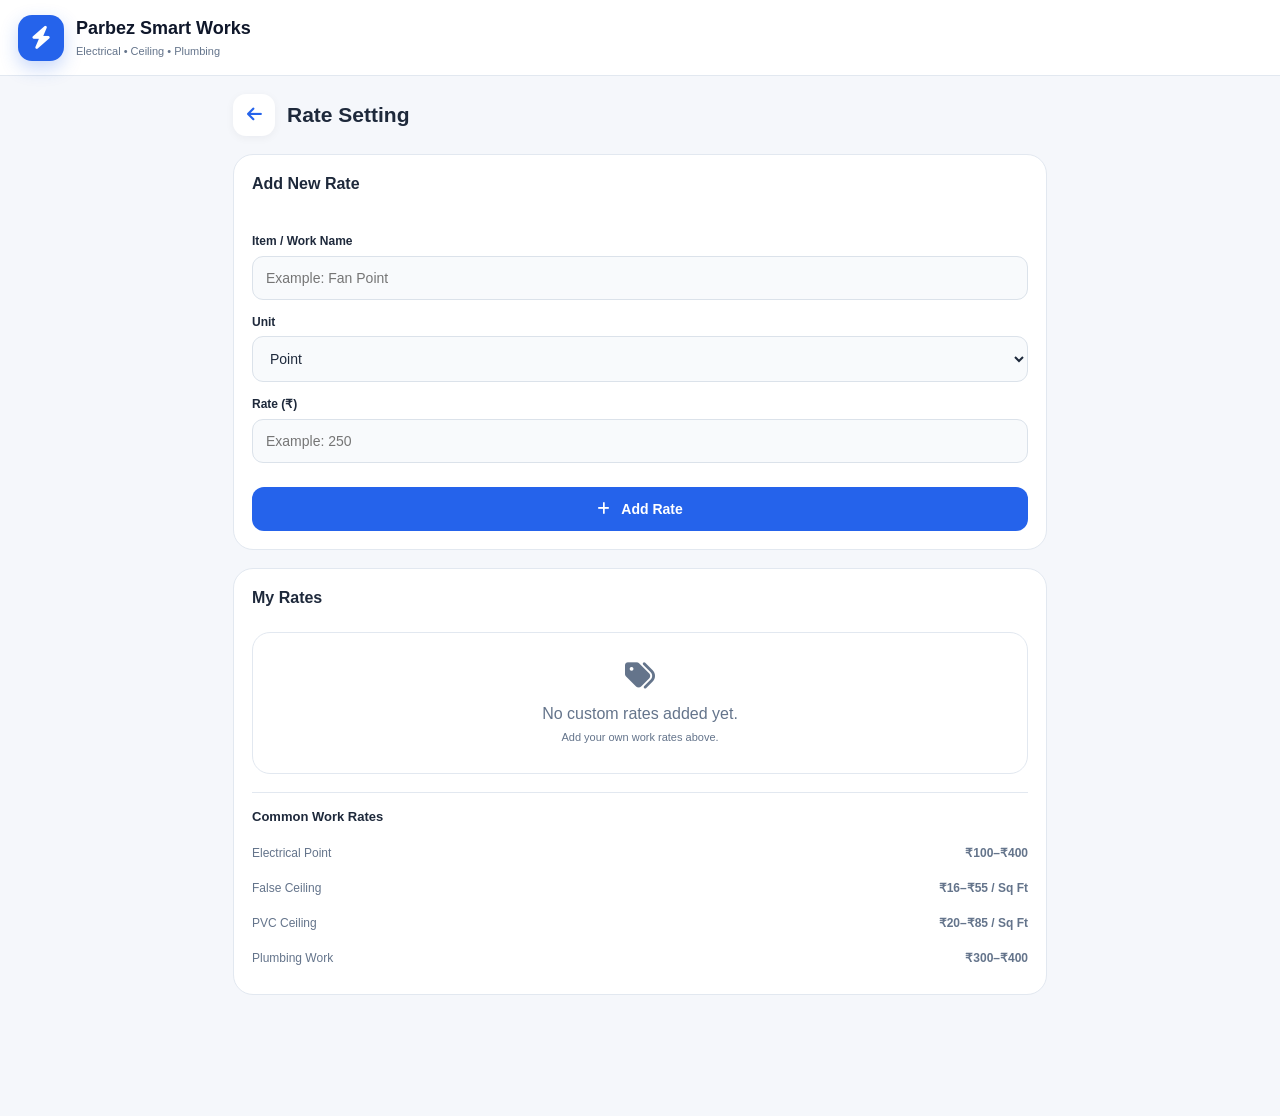
<file: rates.html>
<!DOCTYPE html>
<html lang="en">

<head>

<meta charset="UTF-8">
<meta name="viewport" content="width=device-width, initial-scale=1.0">
<meta name="theme-color" content="#2563eb">

<title>Rate Setting | Parbez Smart Works</title>

<link rel="stylesheet"
href="https://cdnjs.cloudflare.com/ajax/libs/font-awesome/6.5.2/css/all.min.css">

<link rel="stylesheet" href="style.css">

<style>

.page-container{
  max-width:850px;
  margin:auto;
  padding:18px;
}

.page-title{
  display:flex;
  align-items:center;
  gap:12px;
  margin-bottom:18px;
}

.back-btn{
  width:42px;
  height:42px;
  border:0;
  border-radius:13px;
  background:white;
  color:#2563eb;
  font-size:17px;
  cursor:pointer;
}

.form-card,
.rate-list{
  background:white;
  border:1px solid #e2e8f0;
  border-radius:20px;
  padding:18px;
  margin-bottom:18px;
}

.form-card h3,
.rate-list h3{
  font-size:16px;
}

.field{
  margin-bottom:14px;
}

.field label{
  display:block;
  font-size:12px;
  font-weight:bold;
  margin-bottom:6px;
}

.field input,
.field select{
  width:100%;
  padding:13px;
  border:1px solid #dbe2ea;
  border-radius:11px;
  background:#f8fafc;
  outline:none;
  font-size:14px;
}

.field input:focus,
.field select:focus{
  border-color:#2563eb;
  background:white;
}

.primary{
  width:100%;
  padding:14px;
  border:0;
  border-radius:12px;
  background:#2563eb;
  color:white;
  font-weight:bold;
  font-size:14px;
  cursor:pointer;
}

.primary:active{
  transform:scale(.98);
}

.rate-item{
  padding:14px 0;
  border-bottom:1px solid #e2e8f0;
}

.rate-item:last-child{
  border-bottom:0;
}

.rate-content{
  display:flex;
  align-items:center;
  justify-content:space-between;
  gap:12px;
}

.rate-left{
  display:flex;
  align-items:center;
  gap:12px;
  min-width:0;
}

.rate-icon{
  width:42px;
  height:42px;
  flex-shrink:0;

  display:flex;
  align-items:center;
  justify-content:center;

  border-radius:12px;

  background:#dbeafe;
  color:#2563eb;
}

.rate-name{
  font-weight:bold;
  font-size:14px;
  word-break:break-word;
}

.rate-unit{
  color:#64748b;
  font-size:11px;
  margin-top:3px;
}

.rate-right{
  display:flex;
  align-items:center;
  gap:7px;
  flex-shrink:0;
}

.rate-price{
  color:#2563eb;
  font-weight:bold;
  font-size:14px;
}

.delete-rate{
  width:34px;
  height:34px;

  border:0;
  background:#fee2e2;
  color:#dc2626;

  border-radius:9px;

  cursor:pointer;
}

.empty{
  text-align:center;
  color:#64748b;
  padding:28px 15px;
}

.empty i{
  font-size:30px;
}

.default-rates{
  margin-top:18px;
  padding-top:15px;
  border-top:1px solid #e2e8f0;
}

.default-rates h4{
  font-size:13px;
  margin-bottom:10px;
}

.default-rate{
  display:flex;
  justify-content:space-between;
  padding:9px 0;
  font-size:12px;
  color:#64748b;
}

@media(max-width:450px){

  .rate-content{
    align-items:flex-start;
  }

  .rate-price{
    font-size:13px;
  }

}

</style>

</head>


<body>


<header class="topbar">

<div class="brand">

<div class="brand-logo">

<i class="fa-solid fa-bolt"></i>

</div>

<div>

<h1>Parbez Smart Works</h1>

<p>
Electrical • Ceiling • Plumbing
</p>

</div>

</div>

</header>



<main class="page-container">


<div class="page-title">

<button
class="back-btn"
onclick="location.href='index.html'">

<i class="fa-solid fa-arrow-left"></i>

</button>

<h2>Rate Setting</h2>

</div>



<!-- ADD RATE -->

<div class="form-card">

<h3>
Add New Rate
</h3>

<br>


<div class="field">

<label>
Item / Work Name
</label>

<input
id="rateName"
type="text"
placeholder="Example: Fan Point">

</div>



<div class="field">

<label>
Unit
</label>

<select id="rateUnit">

<option value="Point">
Point
</option>

<option value="Feet">
Feet
</option>

<option value="Sq Ft">
Sq Ft
</option>

<option value="Meter">
Meter
</option>

<option value="Hour">
Hour
</option>

<option value="Job">
Job
</option>

<option value="Piece">
Piece
</option>

<option value="Unit">
Unit
</option>

</select>

</div>



<div class="field">

<label>
Rate (₹)
</label>

<input
id="rateValue"
type="number"
min="0"
step="0.01"
placeholder="Example: 250">

</div>



<button
class="primary"
onclick="saveRate()">

<i class="fa-solid fa-plus"></i>

&nbsp; Add Rate

</button>

</div>



<!-- MY RATES -->

<div class="rate-list">

<h3>
My Rates
</h3>

<br>

<div id="rateList"></div>



<div class="default-rates">

<h4>
Common Work Rates
</h4>

<div class="default-rate">

<span>Electrical Point</span>

<strong>
₹100–₹400
</strong>

</div>

<div class="default-rate">

<span>False Ceiling</span>

<strong>
₹16–₹55 / Sq Ft
</strong>

</div>

<div class="default-rate">

<span>PVC Ceiling</span>

<strong>
₹20–₹85 / Sq Ft
</strong>

</div>

<div class="default-rate">

<span>Plumbing Work</span>

<strong>
₹300–₹400
</strong>

</div>

</div>

</div>


</main>



<script>


/* GET RATES */

function getRates(){

try{

return JSON.parse(
localStorage.getItem("psw_rates") || "[]"
);

}catch(error){

return [];

}

}



/* SAVE RATE */

function saveRate(){

const name=
document.getElementById("rateName")
.value.trim();


const unit=
document.getElementById("rateUnit")
.value;


const rate=
Number(
document.getElementById("rateValue")
.value
);



if(!name){

alert(
"Please enter item/work name."
);

return;

}


if(
!Number.isFinite(rate) ||
rate < 0
){

alert(
"Please enter a valid rate."
);

return;

}



const rates=getRates();



rates.push({

id:Date.now(),

name:name,

unit:unit || "Unit",

rate:rate

});



localStorage.setItem(

"psw_rates",

JSON.stringify(rates)

);



document.getElementById(
"rateName"
).value="";


document.getElementById(
"rateValue"
).value="";



renderRates();

}



/* DELETE */

function deleteRate(id){

if(!confirm(
"Delete this rate?"
)){

return;

}



const rates=
getRates()
.filter(
rate=>Number(rate.id)!==Number(id)
);



localStorage.setItem(

"psw_rates",

JSON.stringify(rates)

);



renderRates();

}



/* RENDER */

function renderRates(){

const container=
document.getElementById("rateList");


const rates=getRates();



if(!rates.length){

container.innerHTML=`

<div class="empty">

<i class="fa-solid fa-tags"></i>

<p style="margin-top:10px;">
No custom rates added yet.
</p>

<p style="font-size:11px;margin-top:4px;">
Add your own work rates above.
</p>

</div>

`;

return;

}



container.innerHTML=

rates
.slice()
.reverse()
.map(rate=>`

<div class="rate-item">

<div class="rate-content">


<div class="rate-left">

<div class="rate-icon">

<i class="fa-solid fa-tag"></i>

</div>


<div>

<div class="rate-name">

${escapeHTML(rate.name)}

</div>

<div class="rate-unit">

Per ${escapeHTML(rate.unit || "Unit")}

</div>

</div>

</div>



<div class="rate-right">

<span class="rate-price">

₹${Number(rate.rate || 0)
.toLocaleString("en-IN")}

</span>


<button
class="delete-rate"
onclick="deleteRate(${Number(rate.id)})"
aria-label="Delete rate">

<i class="fa-solid fa-trash"></i>

</button>

</div>


</div>

</div>

`)

.join("");

}



/* SECURITY */

function escapeHTML(value){

return String(value ?? "")

.replace(/&/g,"&amp;")
.replace(/</g,"&lt;")
.replace(/>/g,"&gt;")
.replace(/"/g,"&quot;")
.replace(/'/g,"&#039;");

}



/* START */

renderRates();

</script>


</body>

</html>
</file>
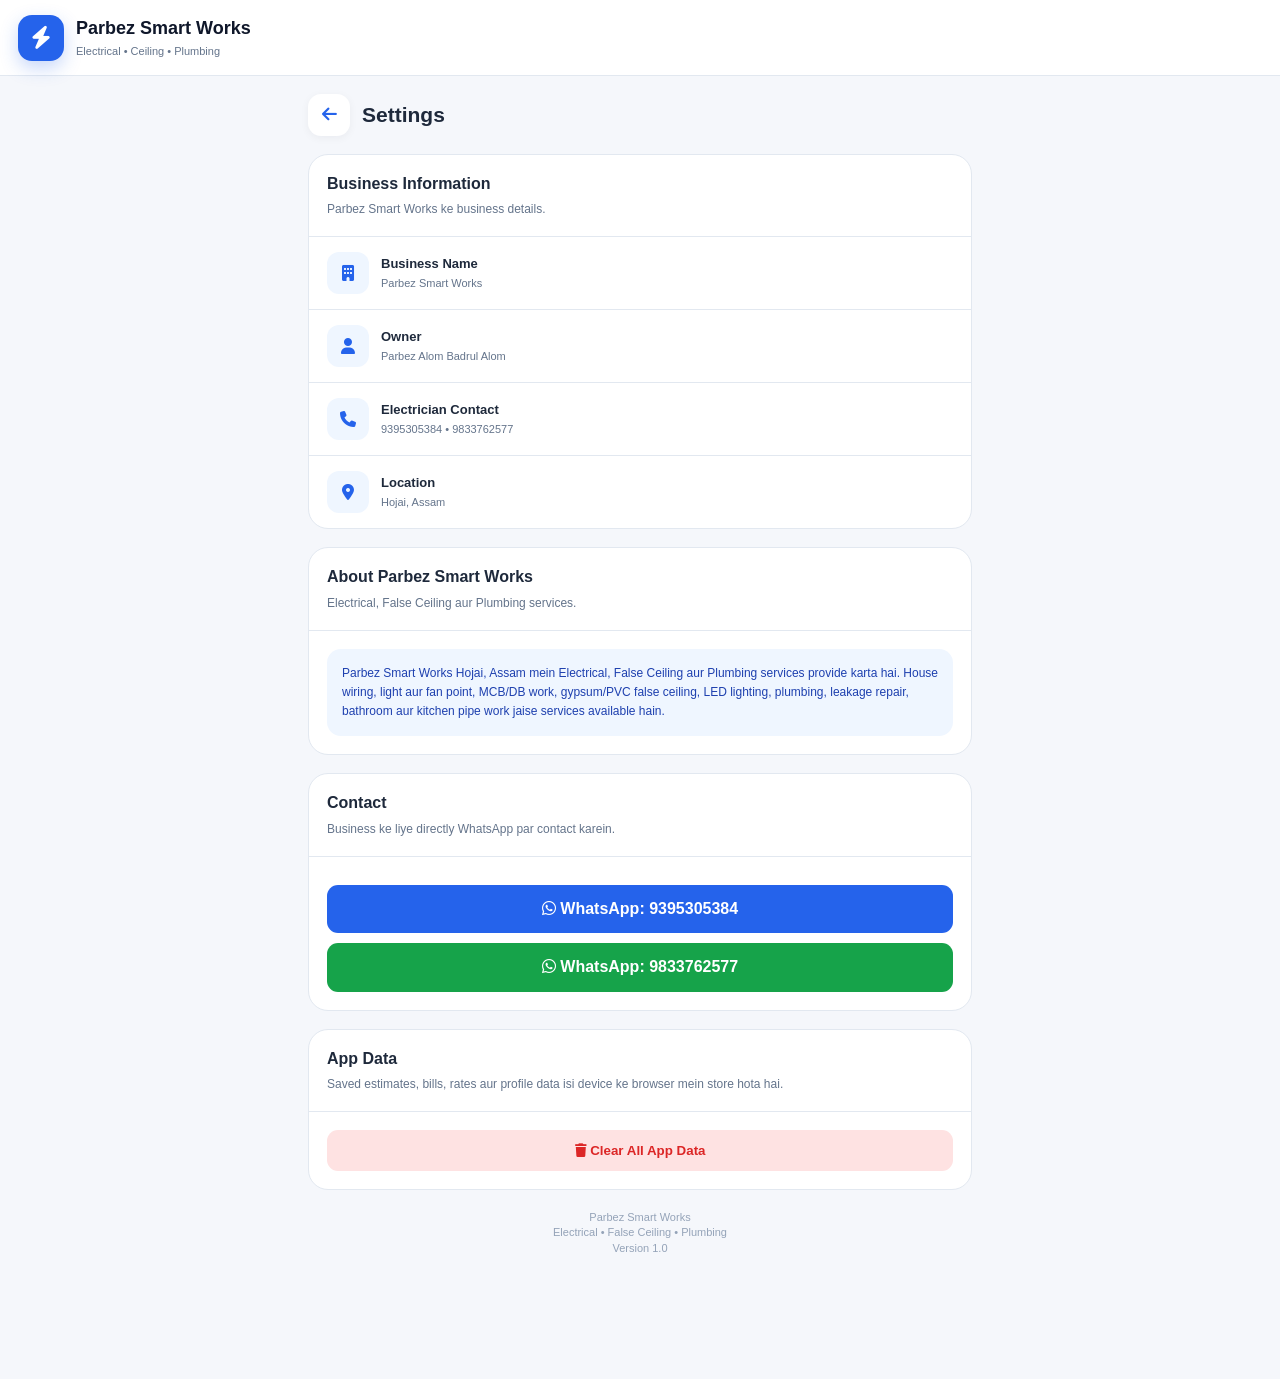
<file: settings.html>
<!DOCTYPE html>
<html lang="en">

<head>

<meta charset="UTF-8">
<meta name="viewport" content="width=device-width, initial-scale=1.0">
<meta name="theme-color" content="#2563eb">

<title>Settings | Parbez Smart Works</title>

<link rel="stylesheet"
href="https://cdnjs.cloudflare.com/ajax/libs/font-awesome/6.5.2/css/all.min.css">

<link rel="stylesheet" href="style.css">

<style>

.page-container{
  max-width:700px;
  margin:auto;
  padding:18px;
}

.page-title{
  display:flex;
  align-items:center;
  gap:12px;
  margin-bottom:18px;
}

.back-btn{
  width:42px;
  height:42px;
  border:0;
  border-radius:13px;
  background:white;
  color:#2563eb;
  font-size:17px;
  cursor:pointer;
}

.settings-card{
  background:white;
  border:1px solid #e2e8f0;
  border-radius:20px;
  overflow:hidden;
  margin-bottom:18px;
}

.settings-header{
  padding:18px;
  border-bottom:1px solid #e2e8f0;
}

.settings-header h3{
  font-size:16px;
}

.settings-header p{
  margin-top:5px;
  color:#64748b;
  font-size:12px;
  line-height:1.5;
}

.setting-row{
  padding:15px 18px;
  display:flex;
  align-items:center;
  justify-content:space-between;
  gap:15px;
  border-bottom:1px solid #e2e8f0;
}

.setting-row:last-child{
  border-bottom:0;
}

.setting-left{
  display:flex;
  align-items:center;
  gap:12px;
}

.setting-icon{
  width:42px;
  height:42px;
  border-radius:12px;
  background:#eff6ff;
  color:#2563eb;
  display:flex;
  align-items:center;
  justify-content:center;
  flex-shrink:0;
}

.setting-text strong{
  display:block;
  font-size:13px;
}

.setting-text span{
  display:block;
  margin-top:3px;
  color:#64748b;
  font-size:11px;
}

.info-box{
  background:#eff6ff;
  color:#1e40af;
  border-radius:14px;
  padding:15px;
  font-size:12px;
  line-height:1.6;
}

.danger-btn{
  width:100%;
  border:0;
  background:#fee2e2;
  color:#dc2626;
  padding:13px;
  border-radius:11px;
  font-weight:bold;
  cursor:pointer;
}

.contact-btn{
  display:block;
  text-align:center;
  width:100%;
  background:#2563eb;
  color:white;
  padding:13px;
  border-radius:11px;
  font-weight:bold;
  margin-top:10px;
}

.version{
  text-align:center;
  color:#94a3b8;
  font-size:11px;
  margin:20px 0;
}

</style>

</head>

<body>

<header class="topbar">

<div class="brand">

<div class="brand-logo">
<i class="fa-solid fa-bolt"></i>
</div>

<div>
<h1>Parbez Smart Works</h1>
<p>Electrical • Ceiling • Plumbing</p>
</div>

</div>

</header>


<main class="page-container">


<div class="page-title">

<button class="back-btn"
onclick="location.href='index.html'">

<i class="fa-solid fa-arrow-left"></i>

</button>

<h2>Settings</h2>

</div>


<!-- BUSINESS -->

<div class="settings-card">

<div class="settings-header">

<h3>Business Information</h3>

<p>
Parbez Smart Works ke business details.
</p>

</div>


<div class="setting-row">

<div class="setting-left">

<div class="setting-icon">
<i class="fa-solid fa-building"></i>
</div>

<div class="setting-text">

<strong>Business Name</strong>

<span>Parbez Smart Works</span>

</div>

</div>

</div>


<div class="setting-row">

<div class="setting-left">

<div class="setting-icon">
<i class="fa-solid fa-user"></i>
</div>

<div class="setting-text">

<strong>Owner</strong>

<span>Parbez Alom Badrul Alom</span>

</div>

</div>

</div>


<div class="setting-row">

<div class="setting-left">

<div class="setting-icon">
<i class="fa-solid fa-phone"></i>
</div>

<div class="setting-text">

<strong>Electrician Contact</strong>

<span>9395305384 • 9833762577</span>

</div>

</div>

</div>


<div class="setting-row">

<div class="setting-left">

<div class="setting-icon">
<i class="fa-solid fa-location-dot"></i>
</div>

<div class="setting-text">

<strong>Location</strong>

<span>Hojai, Assam</span>

</div>

</div>

</div>

</div>


<!-- ABOUT -->

<div class="settings-card">

<div class="settings-header">

<h3>About Parbez Smart Works</h3>

<p>
Electrical, False Ceiling aur Plumbing services.
</p>

</div>

<div style="padding:18px;">

<div class="info-box">

Parbez Smart Works Hojai, Assam mein
Electrical, False Ceiling aur Plumbing
services provide karta hai.

House wiring, light aur fan point,
MCB/DB work, gypsum/PVC false ceiling,
LED lighting, plumbing, leakage repair,
bathroom aur kitchen pipe work jaise
services available hain.

</div>

</div>

</div>


<!-- CONTACT -->

<div class="settings-card">

<div class="settings-header">

<h3>Contact</h3>

<p>
Business ke liye directly WhatsApp par contact karein.
</p>

</div>

<div style="padding:18px;">

<a class="contact-btn"
href="https://wa.me/919395305384"
target="_blank">

<i class="fa-brands fa-whatsapp"></i>
 WhatsApp: 9395305384

</a>


<a class="contact-btn"
href="https://wa.me/919833762577"
target="_blank"
style="background:#16a34a;">

<i class="fa-brands fa-whatsapp"></i>
 WhatsApp: 9833762577

</a>

</div>

</div>


<!-- DATA -->

<div class="settings-card">

<div class="settings-header">

<h3>App Data</h3>

<p>
Saved estimates, bills, rates aur profile data
isi device ke browser mein store hota hai.
</p>

</div>


<div style="padding:18px;">

<button class="danger-btn"
onclick="clearAppData()">

<i class="fa-solid fa-trash"></i>
 Clear All App Data

</button>

</div>

</div>


<div class="version">

Parbez Smart Works<br>
Electrical • False Ceiling • Plumbing<br>
Version 1.0

</div>


</main>


<script>

function clearAppData(){

const confirmDelete = confirm(
"WARNING!\n\n" +
"Isse Estimates, Bills, Rates aur Profile data delete ho jayega.\n\n" +
"Kya aap continue karna chahte hain?"
);

if(!confirmDelete){

return;

}


localStorage.removeItem("psw_estimates");
localStorage.removeItem("psw_bills");
localStorage.removeItem("psw_rates");
localStorage.removeItem("psw_packages");
localStorage.removeItem("psw_profile");
localStorage.removeItem("psw_selected_package");
localStorage.removeItem("psw_current_lesson");
localStorage.removeItem("psw_bill_number");


alert(
"All app data cleared successfully."
);


location.href="index.html";

}

</script>

</body>

</html>
</file>
<file: style.css>
/* =========================================
   PARBEZ SMART WORKS
   COMPLETE COMMON STYLE
========================================= */

* {
  box-sizing: border-box;
  margin: 0;
  padding: 0;
}

:root {
  --primary: #2563eb;
  --primary-dark: #1d4ed8;
  --dark: #0f172a;
  --text: #1e293b;
  --muted: #64748b;
  --bg: #f5f7fb;
  --white: #ffffff;
  --border: #e2e8f0;
  --green: #16a34a;
  --red: #dc2626;
  --orange: #ea580c;
  --purple: #9333ea;
}

html {
  scroll-behavior: smooth;
}

body {
  font-family: Arial, Helvetica, sans-serif;
  background: var(--bg);
  color: var(--text);
  line-height: 1.4;
  padding-bottom: 85px;
}

/* =========================================
   BASIC
========================================= */

a {
  text-decoration: none;
  color: inherit;
}

button,
input,
textarea,
select {
  font-family: inherit;
}

button {
  cursor: pointer;
}

img {
  max-width: 100%;
  display: block;
}

/* =========================================
   TOP BAR
========================================= */

.topbar {
  background: #fff;
  min-height: 76px;
  padding: 14px 18px;

  display: flex;
  align-items: center;
  justify-content: space-between;

  border-bottom: 1px solid var(--border);

  position: sticky;
  top: 0;
  z-index: 100;
}

.brand {
  display: flex;
  align-items: center;
  gap: 12px;
  min-width: 0;
}

.brand-logo {
  width: 46px;
  height: 46px;

  display: flex;
  align-items: center;
  justify-content: center;

  background: var(--primary);
  color: #fff;

  border-radius: 14px;

  font-size: 23px;
  flex-shrink: 0;

  box-shadow: 0 7px 18px rgba(37, 99, 235, 0.25);
}

.brand h1 {
  font-size: 18px;
  color: var(--dark);
  white-space: nowrap;
}

.brand p {
  margin-top: 3px;
  font-size: 11px;
  color: var(--muted);
}

.icon-button {
  border: 0;
  background: #eff6ff;
  color: var(--primary);

  width: 42px;
  height: 42px;

  border-radius: 13px;

  font-size: 18px;
  flex-shrink: 0;
}

/* =========================================
   MAIN CONTAINER
========================================= */

.container {
  width: min(100%, 1050px);
  margin: auto;
  padding: 18px;
}

/* =========================================
   WELCOME
========================================= */

.welcome {
  background: linear-gradient(
    135deg,
    #2563eb,
    #1d4ed8
  );

  color: white;

  border-radius: 24px;

  padding: 24px;
  min-height: 155px;

  display: flex;
  align-items: center;
  justify-content: space-between;

  margin-bottom: 24px;

  box-shadow: 0 15px 35px rgba(37, 99, 235, 0.22);
}

.welcome h2 {
  font-size: 27px;
  margin: 6px 0;
}

.welcome p {
  font-size: 13px;
  opacity: 0.95;
  max-width: 330px;
}

.small-text {
  font-size: 12px !important;
}

.welcome-icon {
  width: 75px;
  height: 75px;

  display: flex;
  align-items: center;
  justify-content: center;

  background: rgba(255, 255, 255, 0.16);

  border-radius: 24px;

  font-size: 40px;
  flex-shrink: 0;
}

/* =========================================
   SECTION
========================================= */

section {
  margin-bottom: 26px;
}

.section-heading {
  margin-bottom: 13px;
}

.section-heading h2 {
  font-size: 19px;
}

/* =========================================
   ACTION GRID
========================================= */

.action-grid {
  display: grid;
  grid-template-columns: repeat(2, 1fr);
  gap: 13px;
}

.action-card {
  background: #fff;

  border-radius: 19px;

  padding: 17px;

  border: 1px solid var(--border);

  min-height: 145px;

  display: block;

  transition:
    transform 0.2s,
    box-shadow 0.2s;
}

.action-card:hover {
  box-shadow: 0 8px 25px rgba(15, 23, 42, 0.08);
  transform: translateY(-2px);
}

.action-card:active {
  transform: scale(0.97);
}

.action-icon {
  width: 45px;
  height: 45px;

  display: flex;
  align-items: center;
  justify-content: center;

  border-radius: 14px;

  font-size: 19px;

  margin-bottom: 13px;
}

.action-card h3 {
  font-size: 14px;
  margin-bottom: 5px;
  color: var(--dark);
}

.action-card p {
  font-size: 11px;
  color: var(--muted);
}

/* ACTION COLORS */

.blue .action-icon {
  background: #dbeafe;
  color: #2563eb;
}

.green .action-icon {
  background: #dcfce7;
  color: #16a34a;
}

.orange .action-icon {
  background: #ffedd5;
  color: #ea580c;
}

.purple .action-icon {
  background: #f3e8ff;
  color: #9333ea;
}

/* =========================================
   SUMMARY
========================================= */

.summary-grid {
  display: grid;
  grid-template-columns: repeat(2, 1fr);
  gap: 12px;
}

.summary-card {
  background: #fff;

  border: 1px solid var(--border);

  border-radius: 17px;

  padding: 15px;

  display: flex;
  align-items: center;
  gap: 11px;
}

.summary-icon {
  width: 42px;
  height: 42px;

  display: flex;
  align-items: center;
  justify-content: center;

  border-radius: 12px;

  flex-shrink: 0;
}

.summary-card span {
  display: block;
  font-size: 11px;
  color: var(--muted);
}

.summary-card strong {
  display: block;
  font-size: 17px;
  margin-top: 4px;
}

.blue-bg {
  background: #dbeafe;
  color: #2563eb;
}

.green-bg {
  background: #dcfce7;
  color: #16a34a;
}

.cyan-bg {
  background: #cffafe;
  color: #0891b2;
}

.red-bg {
  background: #fee2e2;
  color: #dc2626;
}

/* =========================================
   ABOUT
========================================= */

.about-card {
  background: #fff;
  border: 1px solid var(--border);
  border-radius: 20px;
  padding: 20px;
}

.about-icon {
  width: 52px;
  height: 52px;

  display: flex;
  align-items: center;
  justify-content: center;

  background: #dbeafe;
  color: var(--primary);

  border-radius: 15px;

  font-size: 22px;
  margin-bottom: 14px;
}

.about-card h3 {
  font-size: 17px;
  margin-bottom: 9px;
}

.about-card p {
  color: var(--muted);
  font-size: 12px;
  line-height: 1.7;
  margin-bottom: 9px;
}

.service-tags {
  display: flex;
  flex-wrap: wrap;
  gap: 7px;
  margin-top: 14px;
}

.service-tags span {
  background: #eff6ff;
  color: var(--primary);

  padding: 7px 10px;

  border-radius: 9px;

  font-size: 10px;
  font-weight: bold;
}

.service-tags i {
  margin-right: 4px;
}

/* =========================================
   CONTACT
========================================= */

.contact-card {
  background: #fff;
  border: 1px solid var(--border);
  border-radius: 20px;
  padding: 16px;
}

.contact-row {
  display: flex;
  align-items: center;
  gap: 11px;

  padding: 12px 0;

  border-bottom: 1px solid var(--border);
}

.contact-row:last-of-type {
  border-bottom: none;
}

.contact-icon {
  width: 42px;
  height: 42px;

  display: flex;
  align-items: center;
  justify-content: center;

  background: #dcfce7;
  color: #16a34a;

  border-radius: 12px;

  flex-shrink: 0;
}

.contact-info {
  flex: 1;
}

.contact-info strong {
  display: block;
  font-size: 13px;
}

.contact-info span {
  display: block;
  color: var(--muted);
  font-size: 12px;
  margin-top: 3px;
}

.call-btn {
  width: 38px;
  height: 38px;

  display: flex;
  align-items: center;
  justify-content: center;

  border-radius: 10px;

  background: #eff6ff;
  color: var(--primary);

  font-size: 14px;
}

/* =========================================
   WHATSAPP
========================================= */

.whatsapp-btn {
  width: 100%;

  display: flex;
  align-items: center;
  justify-content: center;
  gap: 8px;

  margin-top: 12px;

  padding: 12px;

  border: 0;
  border-radius: 11px;

  background: #16a34a;
  color: white;

  font-size: 13px;
  font-weight: bold;
}

.whatsapp-btn:hover {
  background: #15803d;
}

.whatsapp-btn i {
  font-size: 18px;
}

/* =========================================
   MORE FEATURES
========================================= */

.feature-list {
  background: #fff;

  border: 1px solid var(--border);

  border-radius: 19px;

  overflow: hidden;
}

.feature-list a {
  min-height: 70px;

  padding: 12px 15px;

  display: flex;
  align-items: center;
  justify-content: space-between;

  border-bottom: 1px solid var(--border);
}

.feature-list a:last-child {
  border-bottom: none;
}

.feature-left {
  display: flex;
  align-items: center;
  gap: 13px;
}

.feature-icon {
  width: 43px;
  height: 43px;

  background: #eff6ff;
  color: var(--primary);

  border-radius: 13px;

  display: flex;
  align-items: center;
  justify-content: center;

  flex-shrink: 0;
}

.feature-left strong {
  display: block;
  font-size: 14px;
}

.feature-left span {
  display: block;
  color: var(--muted);
  font-size: 11px;
  margin-top: 3px;
}

.feature-list > a > i {
  color: #94a3b8;
  font-size: 12px;
}

/* =========================================
   BOTTOM NAV
========================================= */

.bottom-nav {
  position: fixed;

  bottom: 0;
  left: 0;
  right: 0;

  height: 70px;

  background: #fff;

  border-top: 1px solid var(--border);

  display: flex;
  justify-content: space-around;
  align-items: center;

  z-index: 100;

  box-shadow: 0 -5px 20px rgba(0, 0, 0, 0.05);
}

.bottom-nav a {
  min-width: 65px;

  display: flex;
  flex-direction: column;
  align-items: center;

  gap: 5px;

  color: #94a3b8;

  font-size: 11px;
}

.bottom-nav a i {
  font-size: 19px;
}

.bottom-nav a.active {
  color: var(--primary);
}

.bottom-nav a.active i {
  transform: translateY(-1px);
}

/* =========================================
   COMMON PAGE
========================================= */

.page-container {
  width: min(100%, 900px);
  margin: auto;
  padding: 18px;
}

.page-title {
  display: flex;
  align-items: center;
  gap: 12px;
  margin-bottom: 18px;
}

.page-title h2 {
  font-size: 21px;
}

.back-btn {
  width: 42px;
  height: 42px;

  border: 0;
  border-radius: 13px;

  background: #fff;
  color: var(--primary);

  font-size: 17px;

  box-shadow: 0 2px 8px rgba(15, 23, 42, 0.05);
}

/* =========================================
   FORM CARD
========================================= */

.form-card {
  background: #fff;

  border: 1px solid var(--border);

  border-radius: 20px;

  padding: 18px;

  margin-bottom: 18px;
}

.form-card h3 {
  font-size: 16px;
  margin-bottom: 15px;
}

/* =========================================
   FORM FIELD
========================================= */

.field {
  margin-bottom: 14px;
}

.field:last-child {
  margin-bottom: 0;
}

.field label {
  display: block;

  font-size: 12px;

  font-weight: bold;

  margin-bottom: 6px;
}

.field input,
.field textarea,
.field select,
.item input {
  width: 100%;

  padding: 12px;

  border: 1px solid #dbe2ea;

  border-radius: 11px;

  background: #f8fafc;

  outline: none;

  font-size: 14px;

  color: var(--text);
}

.field textarea {
  min-height: 80px;
  resize: vertical;
}

.field input:focus,
.field textarea:focus,
.field select:focus,
.item input:focus {
  border-color: var(--primary);
  background: #fff;

  box-shadow: 0 0 0 3px rgba(37, 99, 235, 0.08);
}

/* =========================================
   ITEMS
========================================= */

.item {
  border: 1px solid var(--border);

  border-radius: 15px;

  padding: 13px;

  margin-bottom: 12px;

  background: #f8fafc;
}

.item-grid {
  display: grid;

  grid-template-columns: 1fr 70px 90px;

  gap: 8px;
}

.item-total {
  margin-top: 10px;

  display: flex;

  justify-content: space-between;

  font-size: 13px;

  font-weight: bold;
}

.row-total {
  color: var(--primary);
}

.delete-item {
  margin-top: 9px;

  border: 0;

  background: #fee2e2;

  color: var(--red);

  padding: 8px 12px;

  border-radius: 9px;

  font-size: 12px;
}

.delete-item:hover {
  background: #fecaca;
}

/* =========================================
   ADD ITEM
========================================= */

.add-btn {
  width: 100%;

  border: 1px dashed var(--primary);

  color: var(--primary);

  background: #eff6ff;

  padding: 12px;

  border-radius: 11px;

  font-weight: bold;

  font-size: 13px;
}

.add-btn:hover {
  background: #dbeafe;
}

/* =========================================
   SUMMARY
========================================= */

.summary {
  margin-top: 18px;

  background: #f8fafc;

  border-radius: 15px;

  padding: 15px;
}

.summary-row {
  display: flex;

  justify-content: space-between;

  margin-bottom: 10px;

  font-size: 14px;
}

.summary-row:last-child {
  margin-bottom: 0;
}

.summary-row.total {
  border-top: 1px solid var(--border);

  padding-top: 13px;

  font-size: 19px;

  font-weight: bold;
}

/* =========================================
   COMMON BUTTONS
========================================= */

.primary,
.secondary,
.png-btn,
.whatsapp-btn {
  width: 100%;

  border: 0;

  padding: 14px;

  border-radius: 12px;

  margin-top: 10px;

  font-size: 14px;

  font-weight: bold;
}

.primary {
  background: var(--primary);
  color: #fff;
}

.primary:hover {
  background: var(--primary-dark);
}

.secondary {
  background: #f1f5f9;
  color: #334155;
}

.secondary:hover {
  background: #e2e8f0;
}

.png-btn {
  background: var(--purple);
  color: #fff;
}

.png-btn:hover {
  background: #7e22ce;
}

/* =========================================
   DOCUMENT / PREVIEW
========================================= */

#estimatePreview,
#billPreview {
  background: #fff;

  border: 1px solid var(--border);

  border-radius: 16px;

  padding: 20px;

  margin-top: 18px;
}

/* =========================================
   PREVIEW HEADER
========================================= */

.preview-header {
  text-align: center;

  border-bottom: 2px solid var(--primary);

  padding-bottom: 14px;

  margin-bottom: 15px;
}

.preview-header h2 {
  color: var(--primary);

  font-size: 21px;
}

.preview-header p {
  color: var(--muted);

  font-size: 11px;

  margin-top: 4px;
}

/* =========================================
   PREVIEW INFO
========================================= */

.preview-info {
  display: grid;

  grid-template-columns: 1fr 1fr;

  gap: 10px;

  margin-bottom: 15px;
}

.preview-box {
  background: #f8fafc;

  border-radius: 10px;

  padding: 10px;
}

.preview-box span {
  display: block;

  color: var(--muted);

  font-size: 10px;
}

.preview-box strong {
  display: block;

  margin-top: 3px;

  font-size: 12px;

  word-break: break-word;
}

/* =========================================
   PREVIEW TABLE
========================================= */

.preview-table {
  width: 100%;

  border-collapse: collapse;

  font-size: 11px;
}

.preview-table th,
.preview-table td {
  border-bottom: 1px solid var(--border);

  padding: 8px 4px;

  text-align: left;
}

.preview-table th {
  background: #eff6ff;

  color: #1e40af;
}

.preview-table td:last-child,
.preview-table th:last-child {
  text-align: right;
}

/* =========================================
   PREVIEW TOTAL
========================================= */

.preview-total {
  margin-top: 15px;

  margin-left: auto;

  max-width: 280px;
}

.preview-total div {
  display: flex;

  justify-content: space-between;

  padding: 5px 0;

  font-size: 12px;
}

.preview-grand {
  border-top: 2px solid var(--primary);

  margin-top: 5px;

  padding-top: 8px !important;

  font-size: 16px !important;

  font-weight: bold;

  color: var(--primary);
}

/* =========================================
   PREVIEW FOOTER
========================================= */

.preview-footer {
  border-top: 1px solid var(--border);

  margin-top: 18px;

  padding-top: 12px;

  text-align: center;

  color: var(--muted);

  font-size: 10px;

  line-height: 1.6;
}

/* =========================================
   EMPTY
========================================= */

.empty {
  text-align: center;

  background: #fff;

  border: 1px solid var(--border);

  border-radius: 18px;

  padding: 40px 20px;

  color:
</file>
